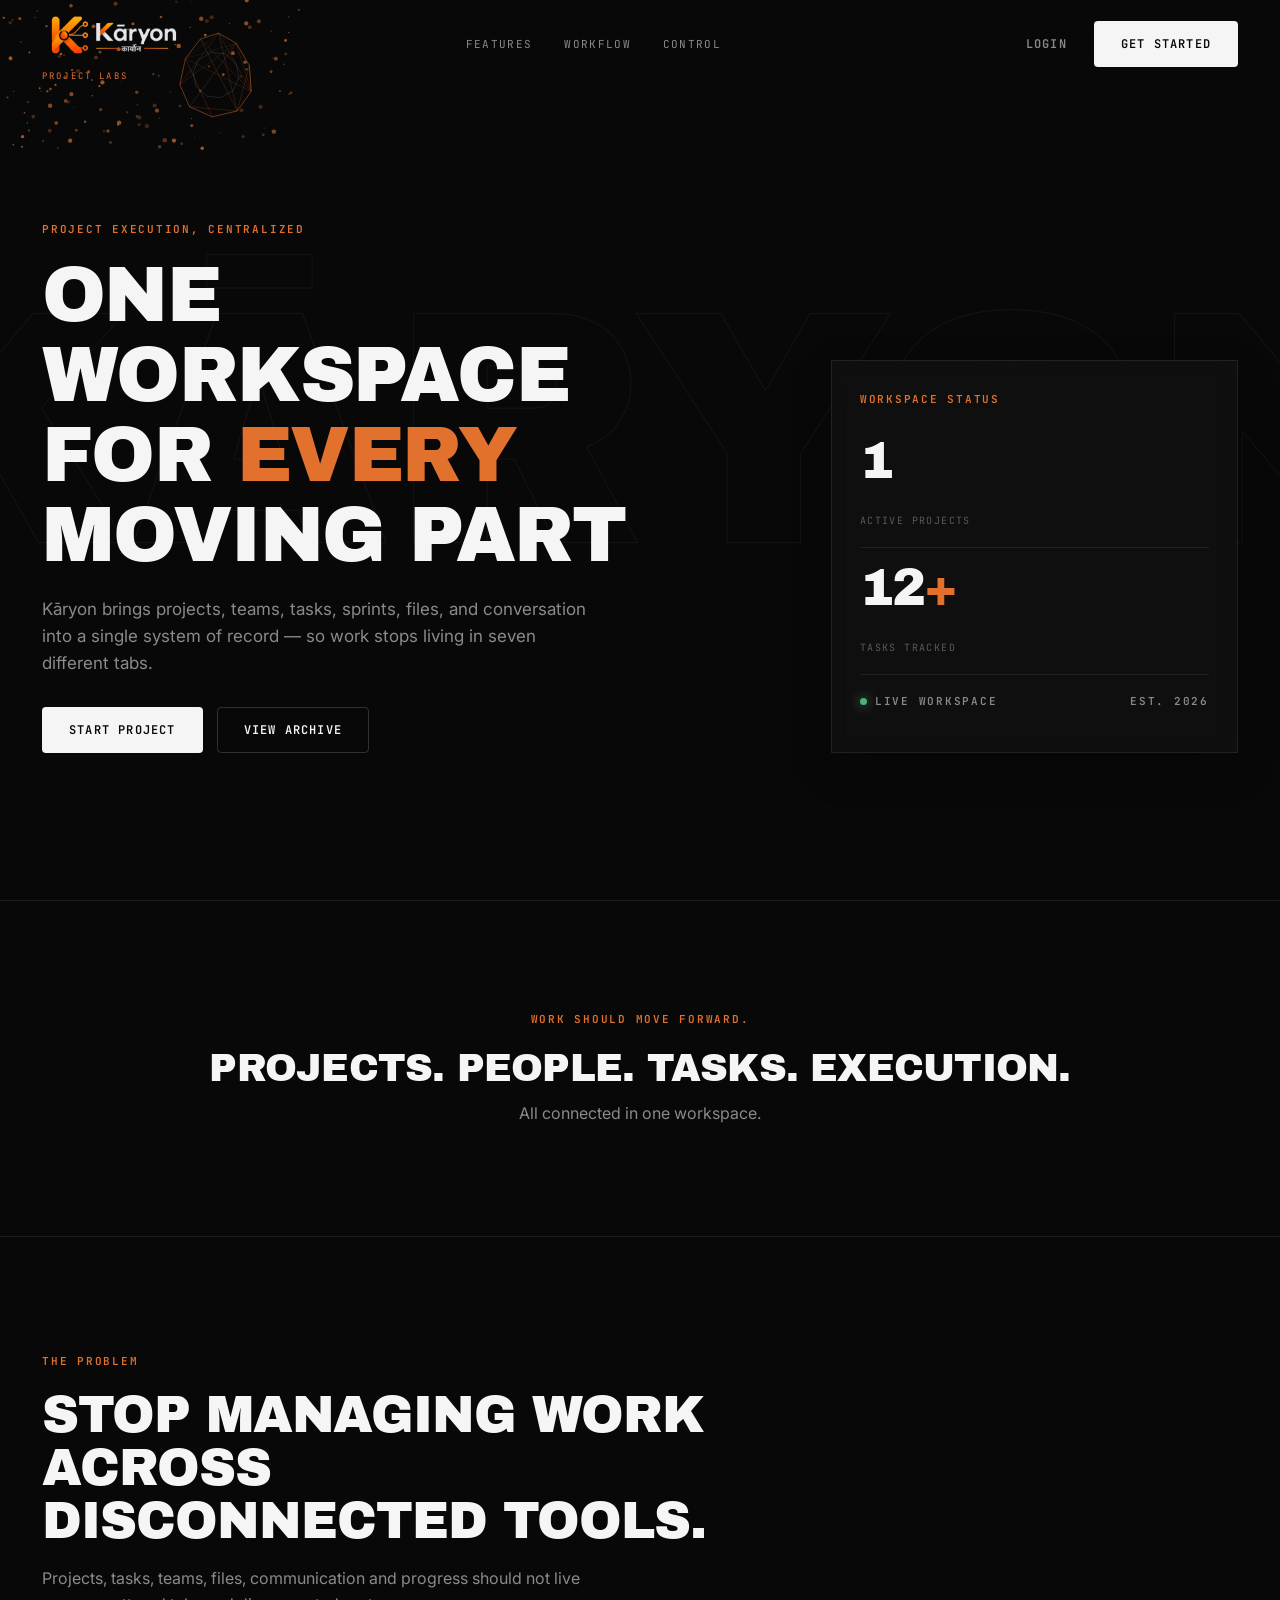
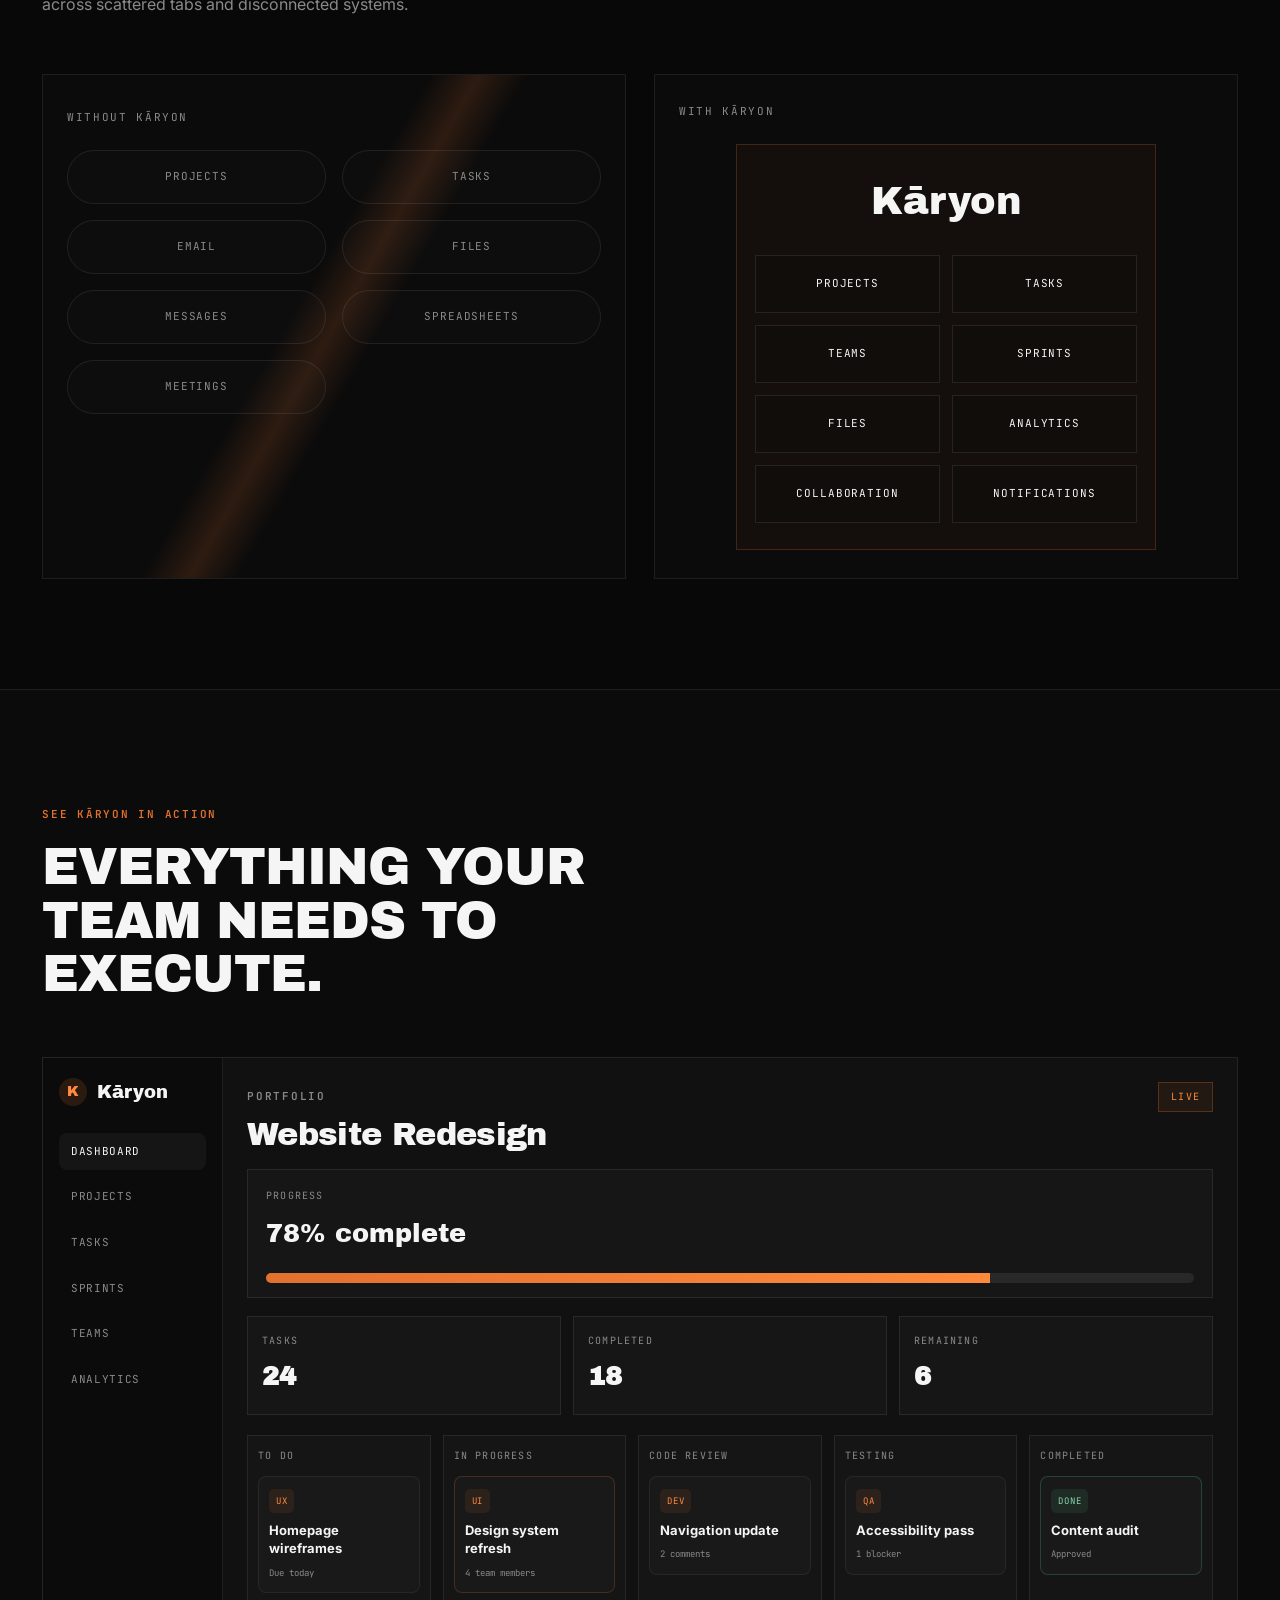
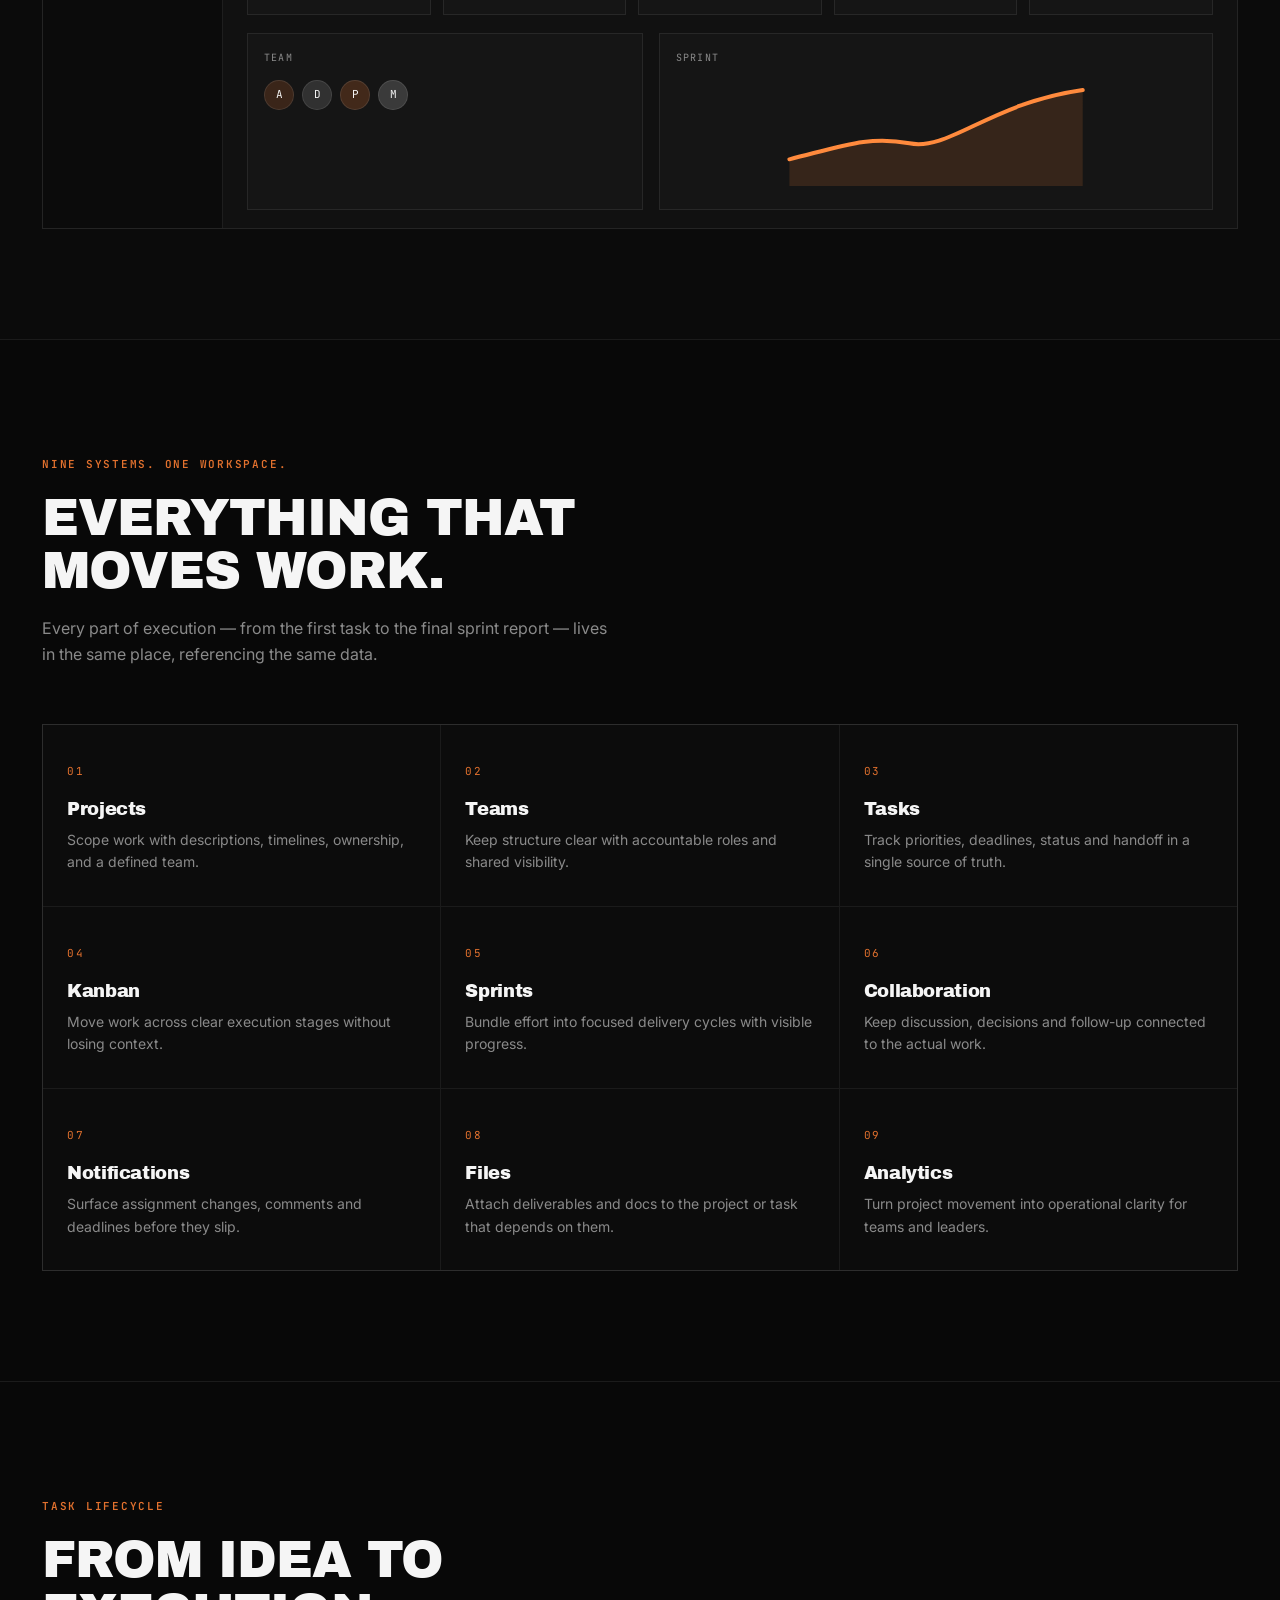
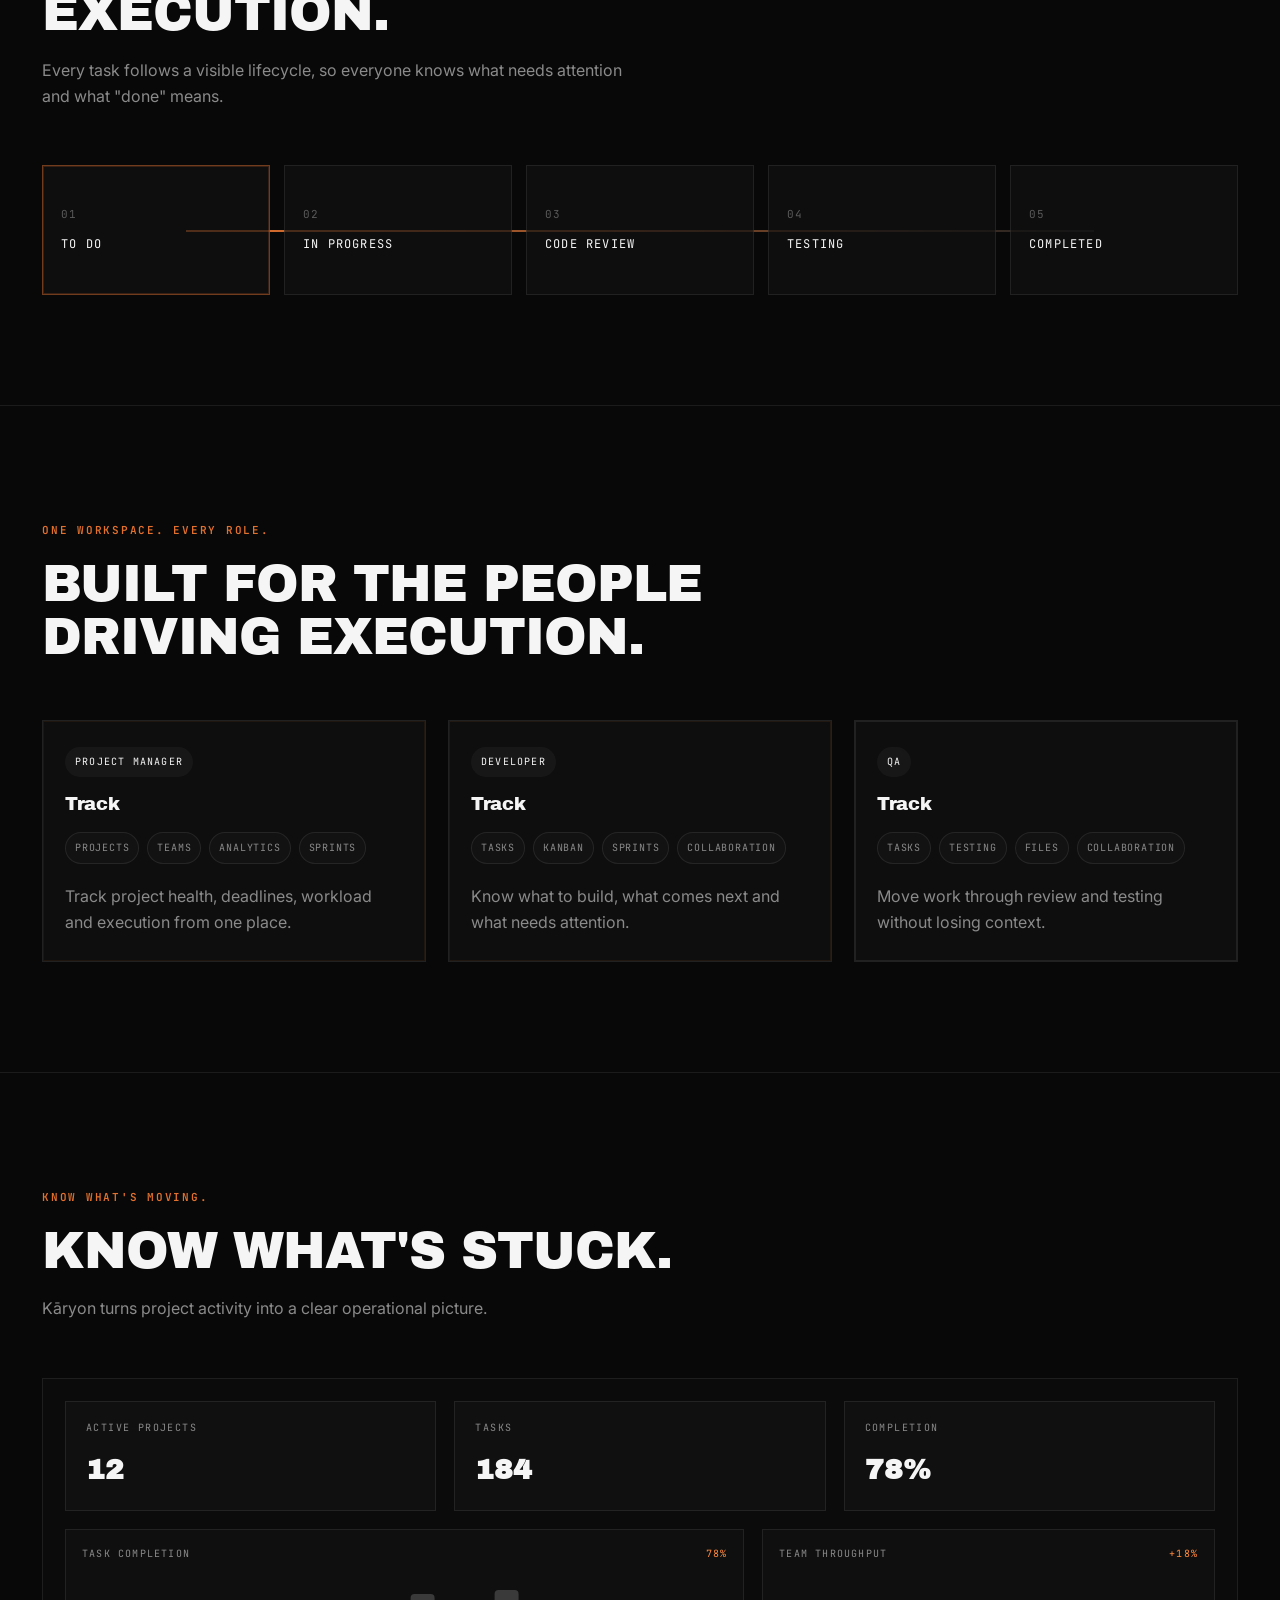
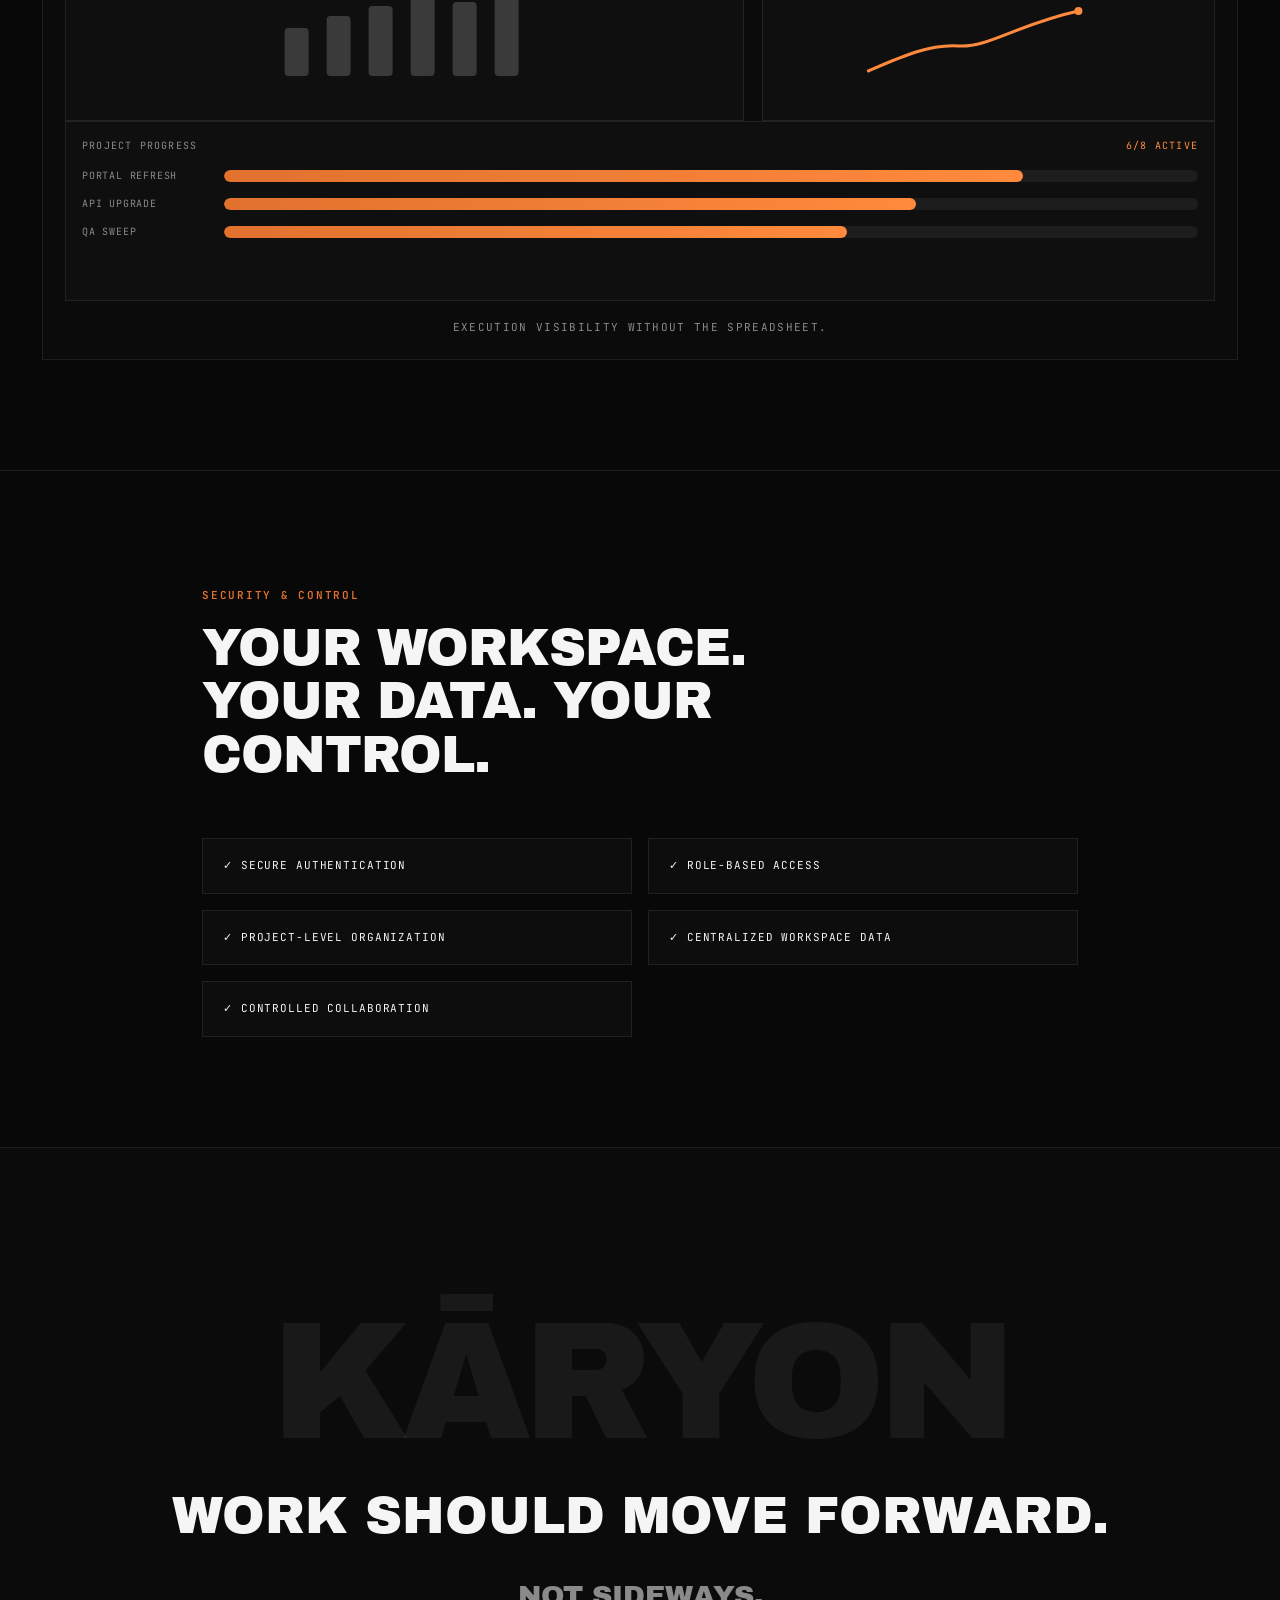
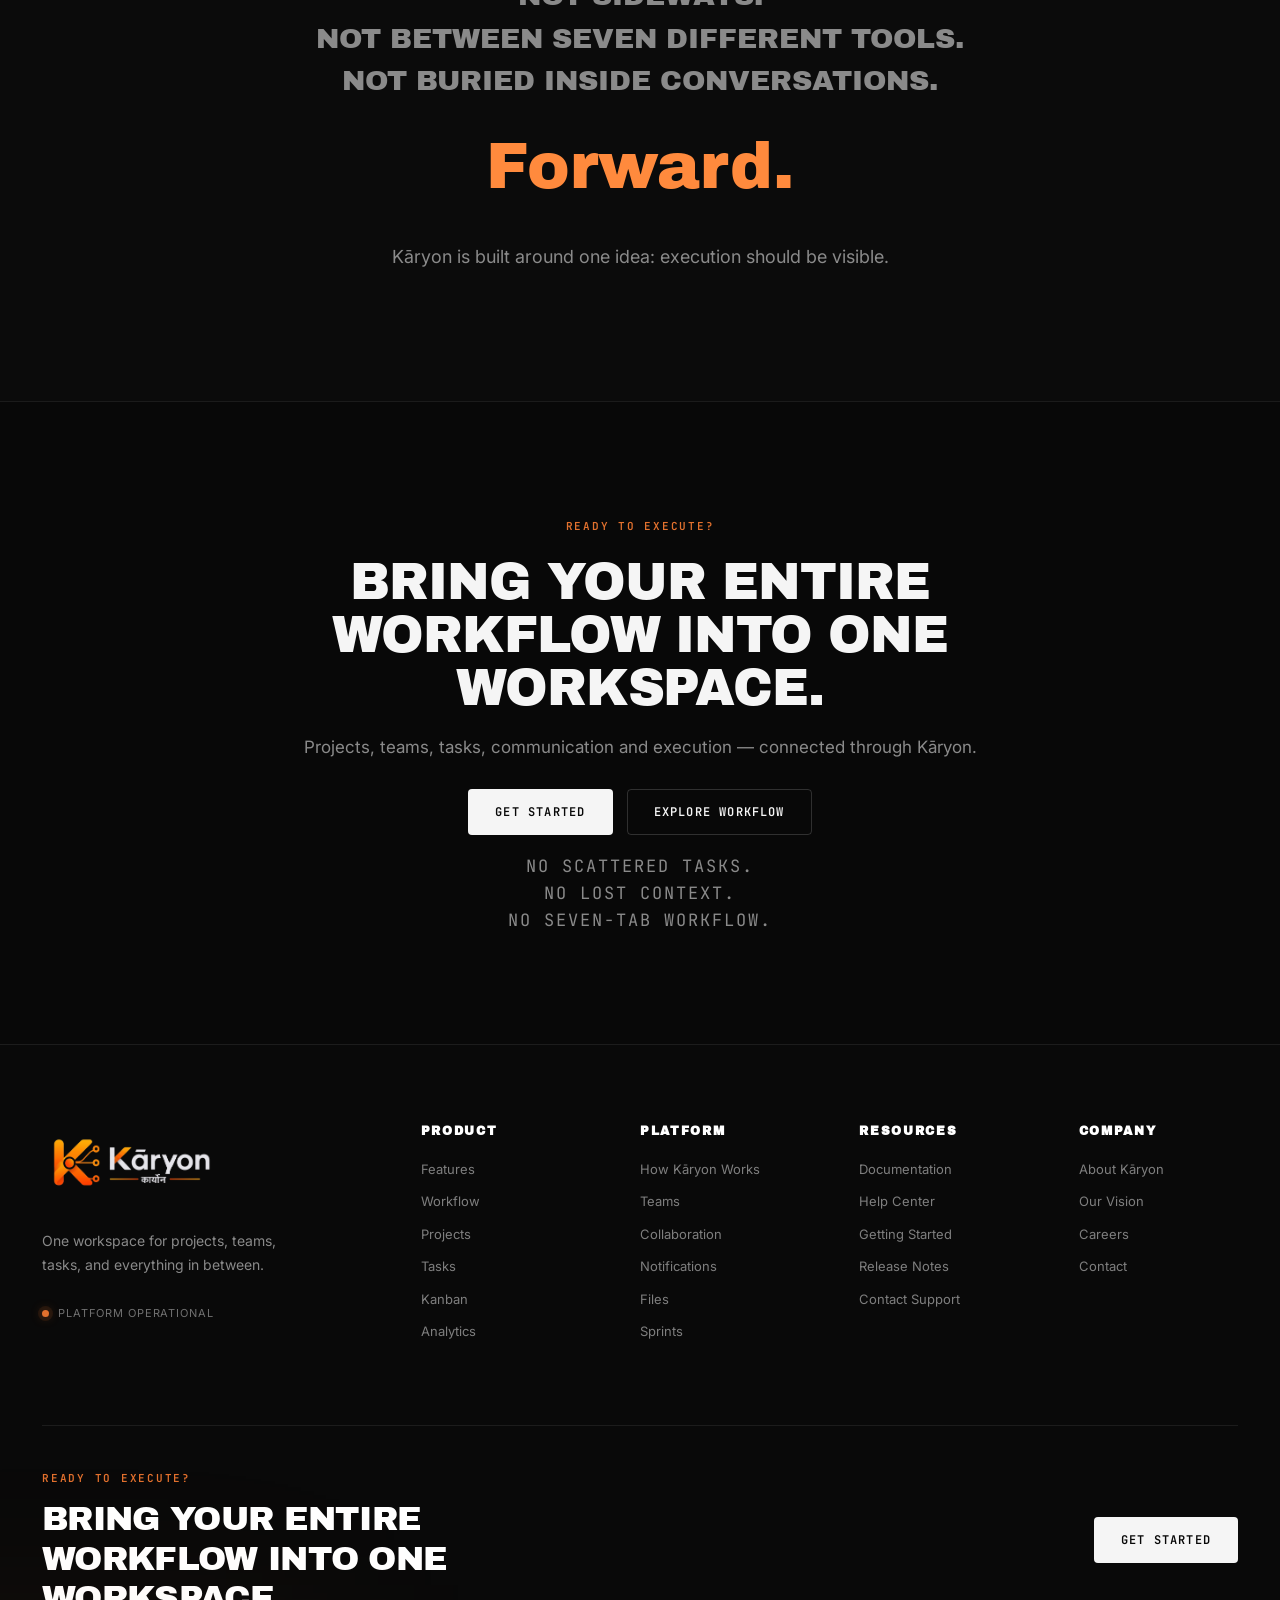
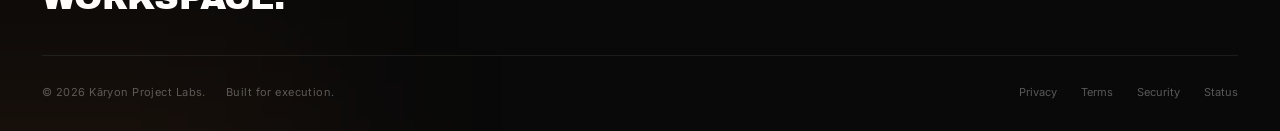
<file: index.html>
<!DOCTYPE html>
<html lang="en">
<head>
  <meta charset="UTF-8">
  <meta name="viewport" content="width=device-width, initial-scale=1.0">
  <title>Kāryon — Project Execution, Centralized</title>
  <meta name="description" content="Kāryon is a centralized workspace for projects, teams, tasks, sprints, collaboration, files, and analytics.">
  <link rel="stylesheet" href="css/style.css">
  <link rel="icon" type="image/png" href="public/Favicon.png">
</head>
<body>
  <nav class="navbar" aria-label="Main navigation">
    <div class="container nav-inner">
      <a class="brand" href="/" aria-label="Kāryon home">
        <img src="public/Logo7.png" alt="Kāryon logo" class="brand-mark">
        <span class="brand-sub">Project Labs</span>
      </a>

      <div class="nav-links" aria-label="Primary navigation links">
        <a href="#features">Features</a>
        <a href="#workflow">Workflow</a>
        <a href="#security">Control</a>
      </div>

      <div class="nav-actions">
        <button class="btn btn-ghost" id="nav-login-btn" type="button">Login</button>
        <button class="btn btn-solid" id="nav-signup-btn" type="button">Get Started</button>
      </div>
    </div>
  </nav>

  <main>
    <section class="hero" id="top" aria-label="Kāryon hero section">
      <canvas id="hero-canvas" aria-hidden="true"></canvas>
      <div class="hero-ghost-word" aria-hidden="true">KĀRYON</div>

      <div class="container hero-grid">
        <div class="hero-copy reveal in-view">
          <span class="eyebrow">Project Execution, Centralized</span>
          <h1 class="hero-title">One workspace for <span class="accent-word">every</span> moving part</h1>
          <p class="hero-sub">Kāryon brings projects, teams, tasks, sprints, files, and conversation into a single system of record — so work stops living in seven different tabs.</p>

          <div class="hero-cta">
            <button class="btn btn-solid" id="hero-signup-btn" type="button">Start Project</button>
            <button class="btn btn-outline" id="hero-archive-btn" type="button">View Archive</button>
          </div>
        </div>

        <div class="hero-panel reveal in-view" aria-label="Kāryon workspace status">
          <span class="eyebrow">Workspace Status</span>
          <div class="hero-stat"><span id="stat-projects">0</span></div>
          <div class="hero-stat-label">Active Projects</div>
          <div class="hero-divider"></div>
          <div class="hero-stat"><span id="stat-tasks">0</span><span class="accent-word">+</span></div>
          <div class="hero-stat-label">Tasks Tracked</div>
          <div class="hero-divider"></div>
          <div class="hero-status-row">
            <span class="eyebrow muted"><span class="hero-status-dot"></span>Live Workspace</span>
            <span class="eyebrow muted">Est. 2026</span>
          </div>
        </div>
      </div>
      
    </section>

    <section class="section trust-section" id="inspiration">
      <div class="container trust-inner reveal">
        <span class="eyebrow">Work should move forward.</span>
        <h2>Projects. People. Tasks. Execution.</h2>
        <p>All connected in one workspace.</p>
      </div>
    </section>

    <section class="section problem-section">
      <div class="container">
        <div class="section-head reveal">
          <span class="eyebrow">The problem</span>
          <h2>Stop managing work across disconnected tools.</h2>
          <p>Projects, tasks, teams, files, communication and progress should not live across scattered tabs and disconnected systems.</p>
        </div>

        <div class="comparison-grid">
          <div class="comparison-panel comparison-panel-left reveal">
            <div class="panel-kicker">Without Kāryon</div>
            <div class="spoke-list" aria-label="Disconnected systems">
              <span>Projects</span>
              <span>Tasks</span>
              <span>Email</span>
              <span>Files</span>
              <span>Messages</span>
              <span>Spreadsheets</span>
              <span>Meetings</span>
            </div>
            <div class="spoke-lines" aria-hidden="true"></div>
          </div>

          <div class="comparison-panel comparison-panel-right reveal">
            <div class="panel-kicker">With Kāryon</div>
            <div class="central-node" aria-label="Centralized workspace">
              <div class="central-node-title">Kāryon</div>
              <div class="workspace-grid">
                <span>Projects</span>
                <span>Tasks</span>
                <span>Teams</span>
                <span>Sprints</span>
                <span>Files</span>
                <span>Analytics</span>
                <span>Collaboration</span>
                <span>Notifications</span>
              </div>
            </div>
          </div>
        </div>
      </div>
    </section>

    <section class="section product-preview-section" id="product-preview">
      <div class="container">
        <div class="section-head reveal">
          <span class="eyebrow">See Kāryon in action</span>
          <h2>Everything your team needs to execute.</h2>
        </div>

        <div class="product-preview reveal" aria-label="Kāryon dashboard preview">
          <aside class="preview-sidebar">
            <div class="preview-brand">
              <span class="brand-mark small">K</span>
              <span>Kāryon</span>
            </div>
            <nav class="preview-nav" aria-label="Dashboard menu preview">
              <a class="active" href="#product-preview">Dashboard</a>
              <a href="#product-preview">Projects</a>
              <a href="#product-preview">Tasks</a>
              <a href="#product-preview">Sprints</a>
              <a href="#product-preview">Teams</a>
              <a href="#product-preview">Analytics</a>
            </nav>
          </aside>

          <div class="preview-main">
            <header class="preview-header">
              <div>
                <span class="eyebrow subtle">Portfolio</span>
                <h3>Website Redesign</h3>
              </div>
              <span class="status-pill">Live</span>
            </header>

            <div class="preview-summary">
              <div>
                <div class="project-progress-label">Progress</div>
                <div class="project-progress-number">78% complete</div>
              </div>
              <div class="progress-bar"><span></span></div>
            </div>

            <div class="stats-row">
              <div class="stat-box">
                <span class="stat-label">Tasks</span>
                <strong>24</strong>
              </div>
              <div class="stat-box">
                <span class="stat-label">Completed</span>
                <strong>18</strong>
              </div>
              <div class="stat-box">
                <span class="stat-label">Remaining</span>
                <strong>6</strong>
              </div>
            </div>

            <div class="kanban-board" aria-label="Kanban board preview">
              <div class="kanban-column">
                <span class="column-label">To Do</span>
                <div class="task-card">
                  <span class="task-tag">UX</span>
                  <strong>Homepage wireframes</strong>
                  <small>Due today</small>
                </div>
              </div>
              <div class="kanban-column">
                <span class="column-label">In Progress</span>
                <div class="task-card accent-card">
                  <span class="task-tag">UI</span>
                  <strong>Design system refresh</strong>
                  <small>4 team members</small>
                </div>
              </div>
              <div class="kanban-column">
                <span class="column-label">Code Review</span>
                <div class="task-card">
                  <span class="task-tag">Dev</span>
                  <strong>Navigation update</strong>
                  <small>2 comments</small>
                </div>
              </div>
              <div class="kanban-column">
                <span class="column-label">Testing</span>
                <div class="task-card">
                  <span class="task-tag">QA</span>
                  <strong>Accessibility pass</strong>
                  <small>1 blocker</small>
                </div>
              </div>
              <div class="kanban-column">
                <span class="column-label">Completed</span>
                <div class="task-card done-card">
                  <span class="task-tag">Done</span>
                  <strong>Content audit</strong>
                  <small>Approved</small>
                </div>
              </div>
            </div>

            <div class="preview-bottom-row">
              <div class="team-panel">
                <div class="panel-title">Team</div>
                <div class="avatar-row">
                  <span class="team-avatar a1">A</span>
                  <span class="team-avatar a2">D</span>
                  <span class="team-avatar a3">P</span>
                  <span class="team-avatar a4">M</span>
                </div>
              </div>

              <div class="chart-panel">
                <div class="panel-title">Sprint</div>
                <svg viewBox="0 0 220 90" class="chart-svg" aria-label="Progress chart">
                  <path d="M0 70 C 40 60, 60 52, 90 58 S 150 28, 220 18 L220 90 L0 90 Z" class="svg-fill"></path>
                  <path d="M0 70 C 40 60, 60 52, 90 58 S 150 28, 220 18" class="svg-line"></path>
                </svg>
              </div>
            </div>
          </div>
        </div>
      </div>
    </section>

    <section class="section features-section" id="features">
      <div class="container">
        <div class="section-head reveal">
          <span class="eyebrow">Nine systems. One workspace.</span>
          <h2>Everything that moves work.</h2>
          <p>Every part of execution — from the first task to the final sprint report — lives in the same place, referencing the same data.</p>
        </div>

        <div class="feature-grid">
          <article class="feature-card reveal">
            <span class="fnum">01</span>
            <h3>Projects</h3>
            <p>Scope work with descriptions, timelines, ownership, and a defined team.</p>
          </article>
          <article class="feature-card reveal">
            <span class="fnum">02</span>
            <h3>Teams</h3>
            <p>Keep structure clear with accountable roles and shared visibility.</p>
          </article>
          <article class="feature-card reveal">
            <span class="fnum">03</span>
            <h3>Tasks</h3>
            <p>Track priorities, deadlines, status and handoff in a single source of truth.</p>
          </article>
          <article class="feature-card reveal">
            <span class="fnum">04</span>
            <h3>Kanban</h3>
            <p>Move work across clear execution stages without losing context.</p>
          </article>
          <article class="feature-card reveal">
            <span class="fnum">05</span>
            <h3>Sprints</h3>
            <p>Bundle effort into focused delivery cycles with visible progress.</p>
          </article>
          <article class="feature-card reveal">
            <span class="fnum">06</span>
            <h3>Collaboration</h3>
            <p>Keep discussion, decisions and follow-up connected to the actual work.</p>
          </article>
          <article class="feature-card reveal">
            <span class="fnum">07</span>
            <h3>Notifications</h3>
            <p>Surface assignment changes, comments and deadlines before they slip.</p>
          </article>
          <article class="feature-card reveal">
            <span class="fnum">08</span>
            <h3>Files</h3>
            <p>Attach deliverables and docs to the project or task that depends on them.</p>
          </article>
          <article class="feature-card reveal">
            <span class="fnum">09</span>
            <h3>Analytics</h3>
            <p>Turn project movement into operational clarity for teams and leaders.</p>
          </article>
        </div>
      </div>
    </section>

    <section class="section workflow-section" id="workflow">
      <div class="container">
        <div class="section-head reveal">
          <span class="eyebrow">Task lifecycle</span>
          <h2>From idea to execution.</h2>
          <p>Every task follows a visible lifecycle, so everyone knows what needs attention and what "done" means.</p>
        </div>

        <div class="workflow-rail reveal" aria-label="Task lifecycle">
          <div class="workflow-track"></div>
          <div class="workflow-step active">
            <span class="wnum">01</span>
            <div class="wname">To Do</div>
          </div>
          <div class="workflow-step">
            <span class="wnum">02</span>
            <div class="wname">In Progress</div>
          </div>
          <div class="workflow-step">
            <span class="wnum">03</span>
            <div class="wname">Code Review</div>
          </div>
          <div class="workflow-step">
            <span class="wnum">04</span>
            <div class="wname">Testing</div>
          </div>
          <div class="workflow-step">
            <span class="wnum">05</span>
            <div class="wname">Completed</div>
          </div>
        </div>
      </div>
    </section>

    <section class="section roles-section" id="roles">
      <div class="container">
        <div class="section-head reveal">
          <span class="eyebrow">One workspace. Every role.</span>
          <h2>Built for the people driving execution.</h2>
        </div>

        <div class="roles-grid">
          <article class="role-card reveal pm-card">
            <span class="role-pill">Project Manager</span>
            <h3>Track</h3>
            <ul>
              <li>Projects</li>
              <li>Teams</li>
              <li>Analytics</li>
              <li>Sprints</li>
            </ul>
            <p>Track project health, deadlines, workload and execution from one place.</p>
          </article>

          <article class="role-card reveal dev-card">
            <span class="role-pill">Developer</span>
            <h3>Track</h3>
            <ul>
              <li>Tasks</li>
              <li>Kanban</li>
              <li>Sprints</li>
              <li>Collaboration</li>
            </ul>
            <p>Know what to build, what comes next and what needs attention.</p>
          </article>

          <article class="role-card reveal qa-card">
            <span class="role-pill">QA</span>
            <h3>Track</h3>
            <ul>
              <li>Tasks</li>
              <li>Testing</li>
              <li>Files</li>
              <li>Collaboration</li>
            </ul>
            <p>Move work through review and testing without losing context.</p>
          </article>
        </div>
      </div>
    </section>

    <section class="section analytics-section" id="analytics">
      <div class="container">
        <div class="section-head reveal">
          <span class="eyebrow">Know what's moving.</span>
          <h2>Know what's stuck.</h2>
          <p>Kāryon turns project activity into a clear operational picture.</p>
        </div>

        <div class="analytics-shell reveal">
          <div class="analytics-topline">
            <div class="metric-card">
              <span>Active Projects</span>
              <strong>12</strong>
            </div>
            <div class="metric-card">
              <span>Tasks</span>
              <strong>184</strong>
            </div>
            <div class="metric-card">
              <span>Completion</span>
              <strong>78%</strong>
            </div>
          </div>

          <div class="analytics-grid">
            <div class="analytics-panel chart-panel-large">
              <div class="panel-title-row">
                <span class="panel-title">Task Completion</span>
                <span class="panel-metric">78%</span>
              </div>
              <svg viewBox="0 0 280 120" class="bars-svg" aria-label="Task completion chart">
                <g>
                  <rect x="20" y="52" width="24" height="48" rx="4"></rect>
                  <rect x="62" y="40" width="24" height="60" rx="4"></rect>
                  <rect x="104" y="30" width="24" height="70" rx="4"></rect>
                  <rect x="146" y="18" width="24" height="82" rx="4"></rect>
                  <rect x="188" y="26" width="24" height="74" rx="4"></rect>
                  <rect x="230" y="14" width="24" height="86" rx="4"></rect>
                </g>
              </svg>
            </div>

            <div class="analytics-panel chart-panel-small">
              <div class="panel-title-row">
                <span class="panel-title">Team Throughput</span>
                <span class="panel-metric">+18%</span>
              </div>
              <svg viewBox="0 0 240 120" class="line-svg" aria-label="Team throughput chart">
                <path d="M0 95 C 30 82, 60 68, 90 70 S 150 48, 210 35"></path>
                <circle cx="210" cy="35" r="4"></circle>
              </svg>
            </div>
          </div>

          <div class="analytics-progress-panel">
            <div class="panel-title-row">
              <span class="panel-title">Project progress</span>
              <span class="panel-metric">6/8 active</span>
            </div>
            <div class="project-bars">
              <div><span>Portal Refresh</span><i style="--w: 82%"></i></div>
              <div><span>API Upgrade</span><i style="--w: 71%"></i></div>
              <div><span>QA Sweep</span><i style="--w: 64%"></i></div>
            </div>
          </div>

          <p class="analytics-caption">Execution visibility without the spreadsheet.</p>
        </div>
      </div>
    </section>

    <section class="section security-section" id="security">
      <div class="container narrow-layout reveal">
        <div class="section-head reveal">
          <span class="eyebrow">Security &amp; control</span>
          <h2>Your workspace. Your data. Your control.</h2>
        </div>
        <div class="security-list">
          <span>✓ Secure authentication</span>
          <span>✓ Role-based access</span>
          <span>✓ Project-level organization</span>
          <span>✓ Centralized workspace data</span>
          <span>✓ Controlled collaboration</span>
        </div>
      </div>
    </section>

    <section class="section philosophy-section" id="philosophy">
      <div class="container philosophy-inner reveal">
        <div class="karyon-word">KĀRYON</div>
        <p class="philosophy-line">Work should move forward.</p>
        <p class="philosophy-line muted">Not sideways.<br>Not between seven different tools.<br>Not buried inside conversations.</p>
        <p class="philosophy-callout">Forward.</p>
        <p class="philosophy-text">Kāryon is built around one idea: execution should be visible.</p>
      </div>
    </section>

    <section class="section final-cta-section" id="final-cta">
      <div class="container final-cta reveal">
        <span class="eyebrow">Ready to execute?</span>
        <h2>Bring your entire workflow into one workspace.</h2>
        <p>Projects, teams, tasks, communication and execution — connected through Kāryon.</p>
        <div class="final-cta-actions">
          <button class="btn btn-solid" id="final-signup-btn" type="button">Get Started</button>
          <button class="btn btn-outline" id="explore-workflow-btn" type="button">Explore Workflow</button>
        </div>
        <p class="final-support">No scattered tasks.<br>No lost context.<br>No seven-tab workflow.</p>
      </div>
    </section>
  </main>

  <footer class="site-footer">
    <div class="container">
      <div class="footer-main">
        <div class="footer-brand">
          <a href="/" class="footer-logo" aria-label="Kāryon home">
            <img src="public/Logo7.png" alt="Kāryon logo">
          </a>
          <p class="footer-tagline">One workspace for projects, teams, tasks, and everything in between.</p>
          <div class="footer-status">
            <span class="footer-status-dot"></span>
            <span>Platform operational</span>
          </div>
        </div>

        <div class="footer-column">
          <h4>Product</h4>
          <a href="#features">Features</a>
          <a href="#workflow">Workflow</a>
          <a href="#product-preview">Projects</a>
          <a href="#product-preview">Tasks</a>
          <a href="#workflow">Kanban</a>
          <a href="#analytics">Analytics</a>
        </div>

        <div class="footer-column">
          <h4>Platform</h4>
          <a href="#workflow">How Kāryon Works</a>
          <a href="#roles">Teams</a>
          <a href="#features">Collaboration</a>
          <a href="#features">Notifications</a>
          <a href="#features">Files</a>
          <a href="#workflow">Sprints</a>
        </div>

        <div class="footer-column">
          <h4>Resources</h4>
          <a href="#features">Documentation</a>
          <a href="#workflow">Help Center</a>
          <a href="#inspiration">Getting Started</a>
          <a href="#workflow">Release Notes</a>
          <a href="#final-cta">Contact Support</a>
        </div>

        <div class="footer-column">
          <h4>Company</h4>
          <a href="#philosophy">About Kāryon</a>
          <a href="#inspiration">Our Vision</a>
          <a href="#final-cta">Careers</a>
          <a href="#final-cta">Contact</a>
        </div>
      </div>

      <div class="footer-cta">
        <div>
          <span class="eyebrow">Ready to execute?</span>
          <h3>Bring your entire workflow into one workspace.</h3>
        </div>
        <button class="btn btn-solid" id="footer-signup-btn" type="button">Get Started</button>
      </div>

      <div class="footer-bottom">
        <div class="footer-copyright">
          <span>© 2026 Kāryon Project Labs.</span>
          <span>Built for execution.</span>
        </div>

        <div class="footer-legal">
          <a href="#security">Privacy</a>
          <a href="#features">Terms</a>
          <a href="#security">Security</a>
          <a href="#workflow">Status</a>
        </div>
      </div>
    </div>
  </footer>

  <div class="modal-overlay" id="login-overlay">
    <div class="modal" role="dialog" aria-modal="true" aria-labelledby="login-title">
      <div class="modal-head">
        <h3 id="login-title">Log In</h3>
        <button class="modal-close" data-close-modal type="button" aria-label="Close login modal">&times;</button>
      </div>
      <div id="login-error"></div>
      <form id="login-form" novalidate>
        <div class="field">
          <label for="login-email">Email</label>
          <input type="email" id="login-email" autocomplete="email">
          <div class="field-error" id="err-login-email"></div>
        </div>
        <div class="field">
          <label for="login-password">Password</label>
          <input type="password" id="login-password" autocomplete="current-password">
          <div class="field-error" id="err-login-password"></div>
        </div>
        <button type="submit" class="btn btn-solid btn-block">Log In</button>
      </form>
      <div class="modal-switch">No account yet? <a href="#" id="switch-to-signup">Get started</a></div>
      <div class="modal-hint">Demo login — demo@karyon.app / demo1234</div>
    </div>
  </div>

  <div class="modal-overlay" id="signup-overlay">
    <div class="modal" role="dialog" aria-modal="true" aria-labelledby="signup-title">
      <div class="modal-head">
        <h3 id="signup-title">Create Account</h3>
        <button class="modal-close" data-close-modal type="button" aria-label="Close signup modal">&times;</button>
      </div>
      <div id="signup-error"></div>
      <form id="signup-form" novalidate>
        <div class="field">
          <label for="signup-name">Full name</label>
          <input type="text" id="signup-name" autocomplete="name">
          <div class="field-error" id="err-signup-name"></div>
        </div>
        <div class="field">
          <label for="signup-email">Email</label>
          <input type="email" id="signup-email" autocomplete="email">
          <div class="field-error" id="err-signup-email"></div>
        </div>
        <div class="field">
          <label for="signup-password">Password</label>
          <input type="password" id="signup-password" autocomplete="new-password">
          <div class="field-error" id="err-signup-password"></div>
        </div>
        <div class="field">
          <label for="signup-org">Organization</label>
          <input type="text" id="signup-org" placeholder="e.g. Northlight Studio">
          <div class="field-error" id="err-signup-org"></div>
        </div>
        <div class="field">
          <label for="signup-role">Role</label>
          <select id="signup-role">
            <option value="">Choose a role</option>
            <option value="Project Manager">Project Manager</option>
            <option value="Developer">Developer</option>
            <option value="QA">QA</option>
          </select>
          <div class="field-error" id="err-signup-role"></div>
        </div>
        <button type="submit" class="btn btn-solid btn-block">Create Account</button>
      </form>
      <div class="modal-switch">Already have an account? <a href="#" id="switch-to-login">Log in</a></div>
    </div>
  </div>

  <div class="toast-stack" id="toast-stack"></div>

  <script src="js/storage.js"></script>
  <script src="js/auth.js"></script>
  <script src="js/landing.js"></script>
</body>
</html>
</file>
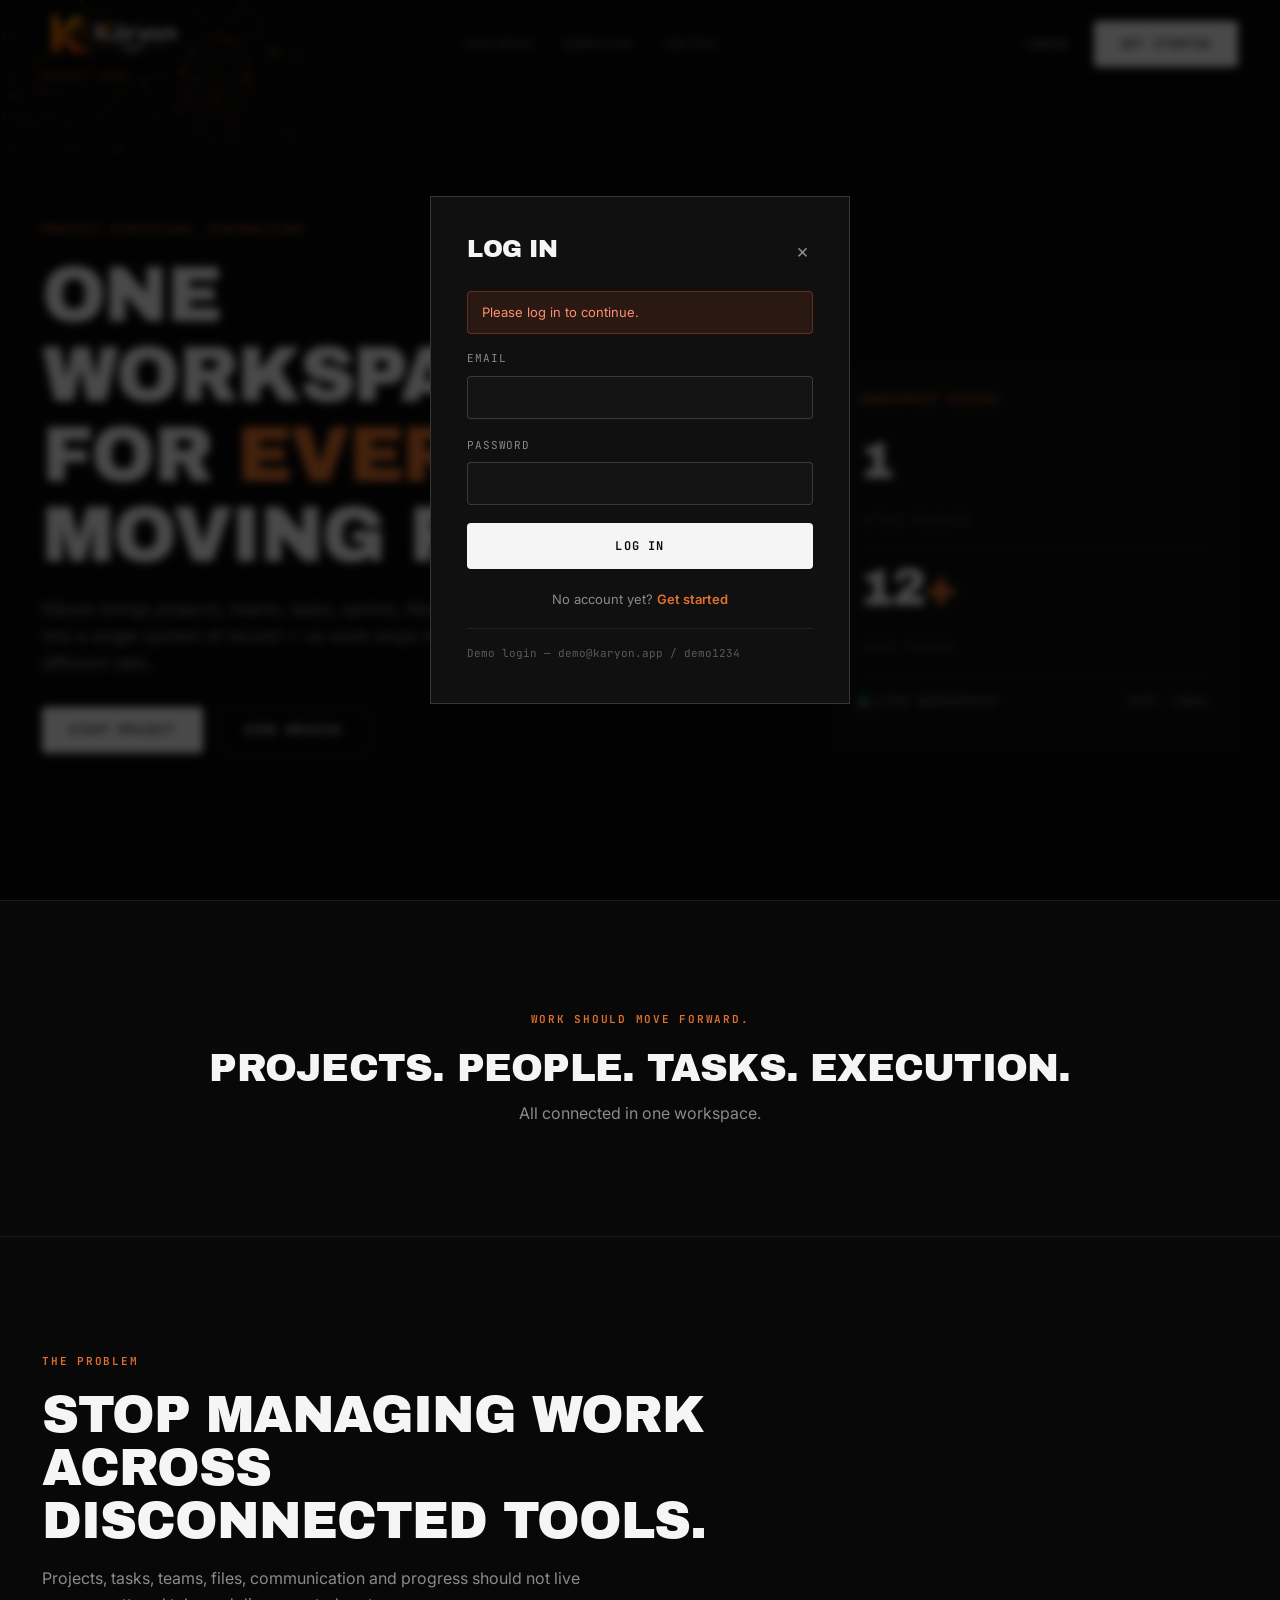
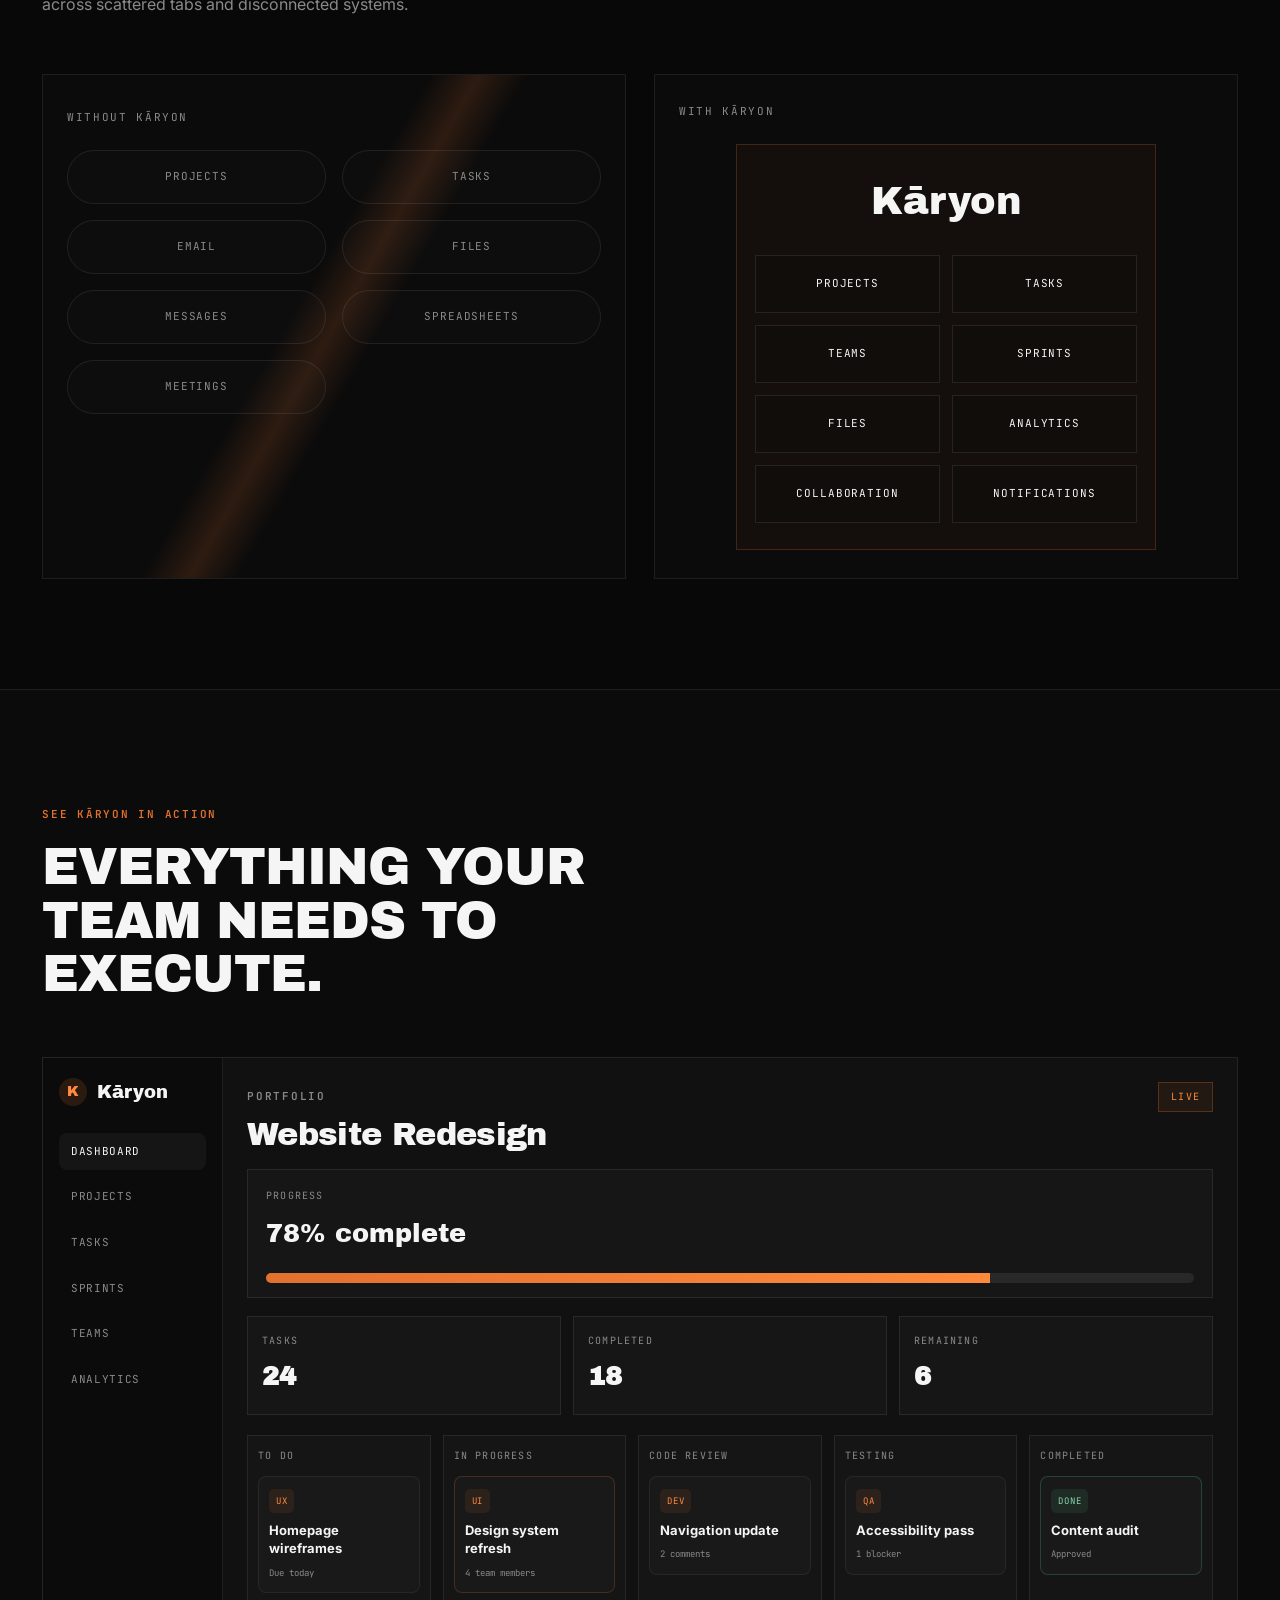
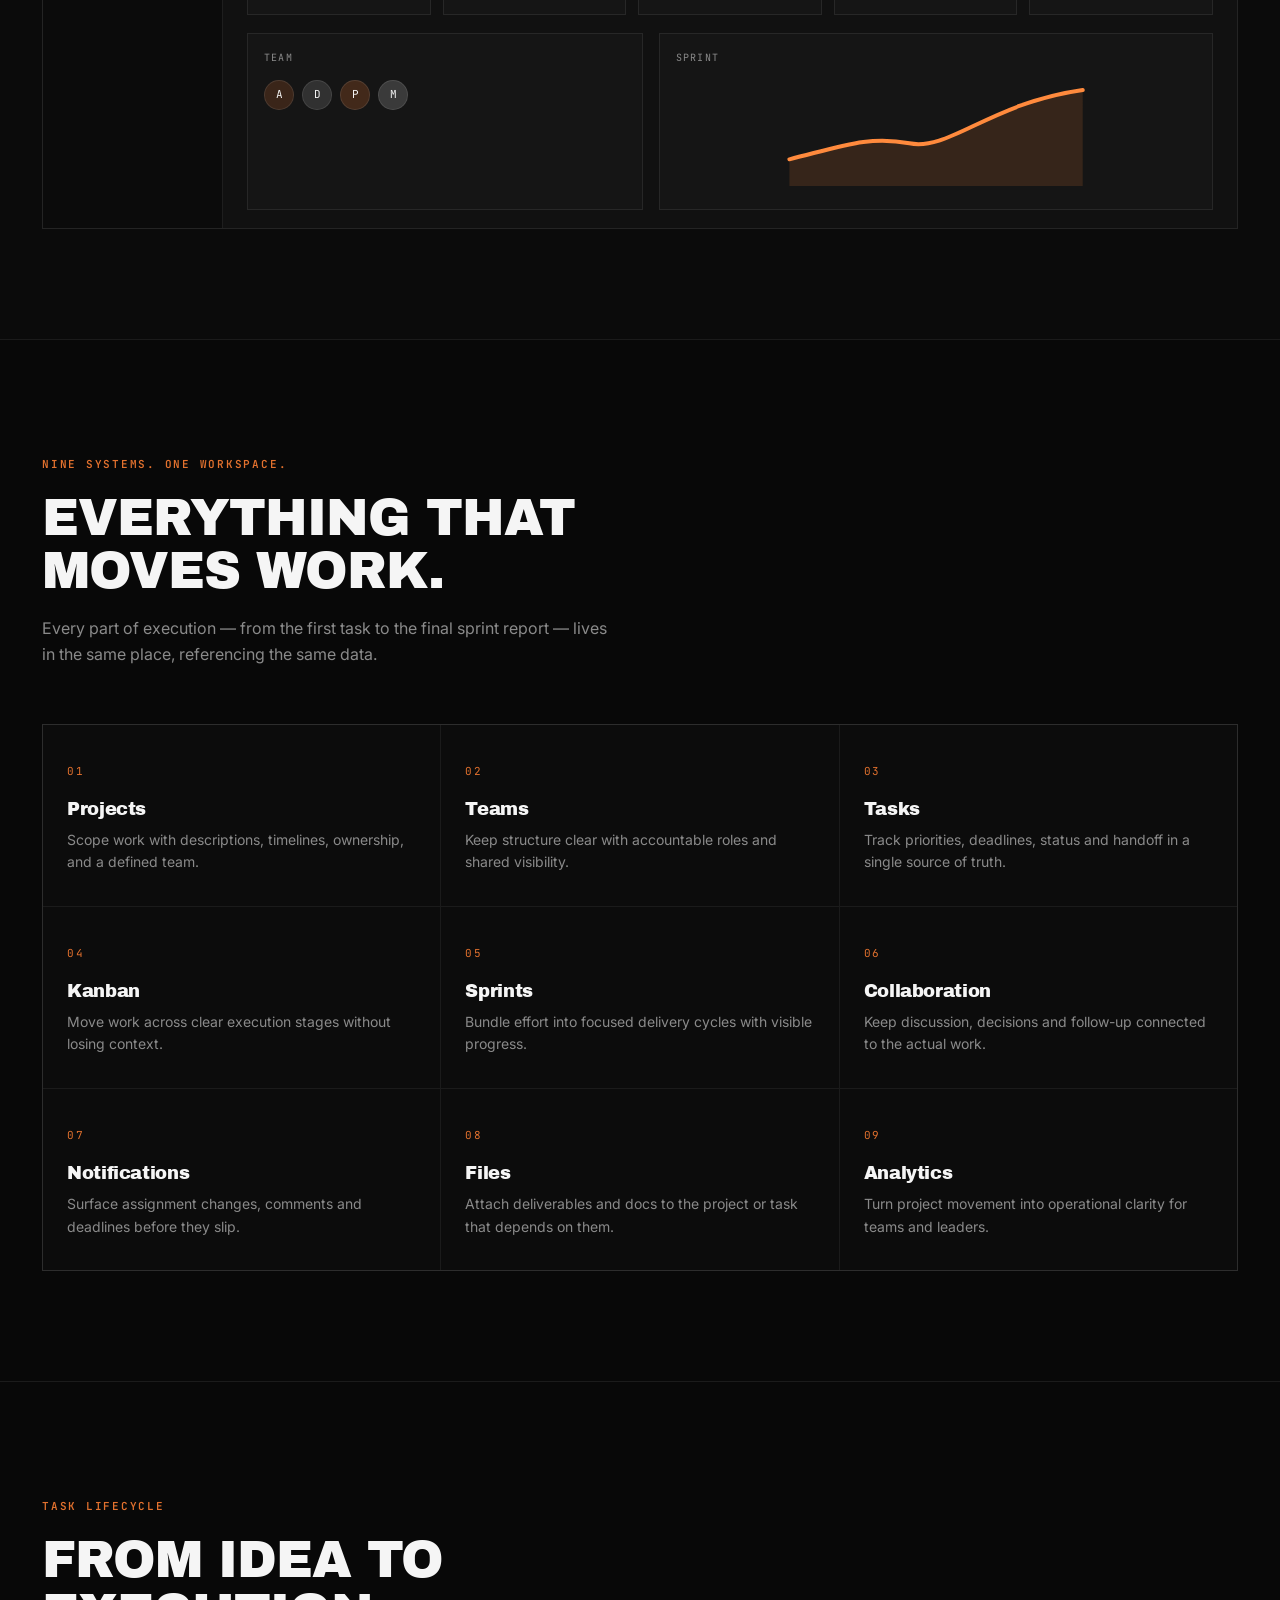
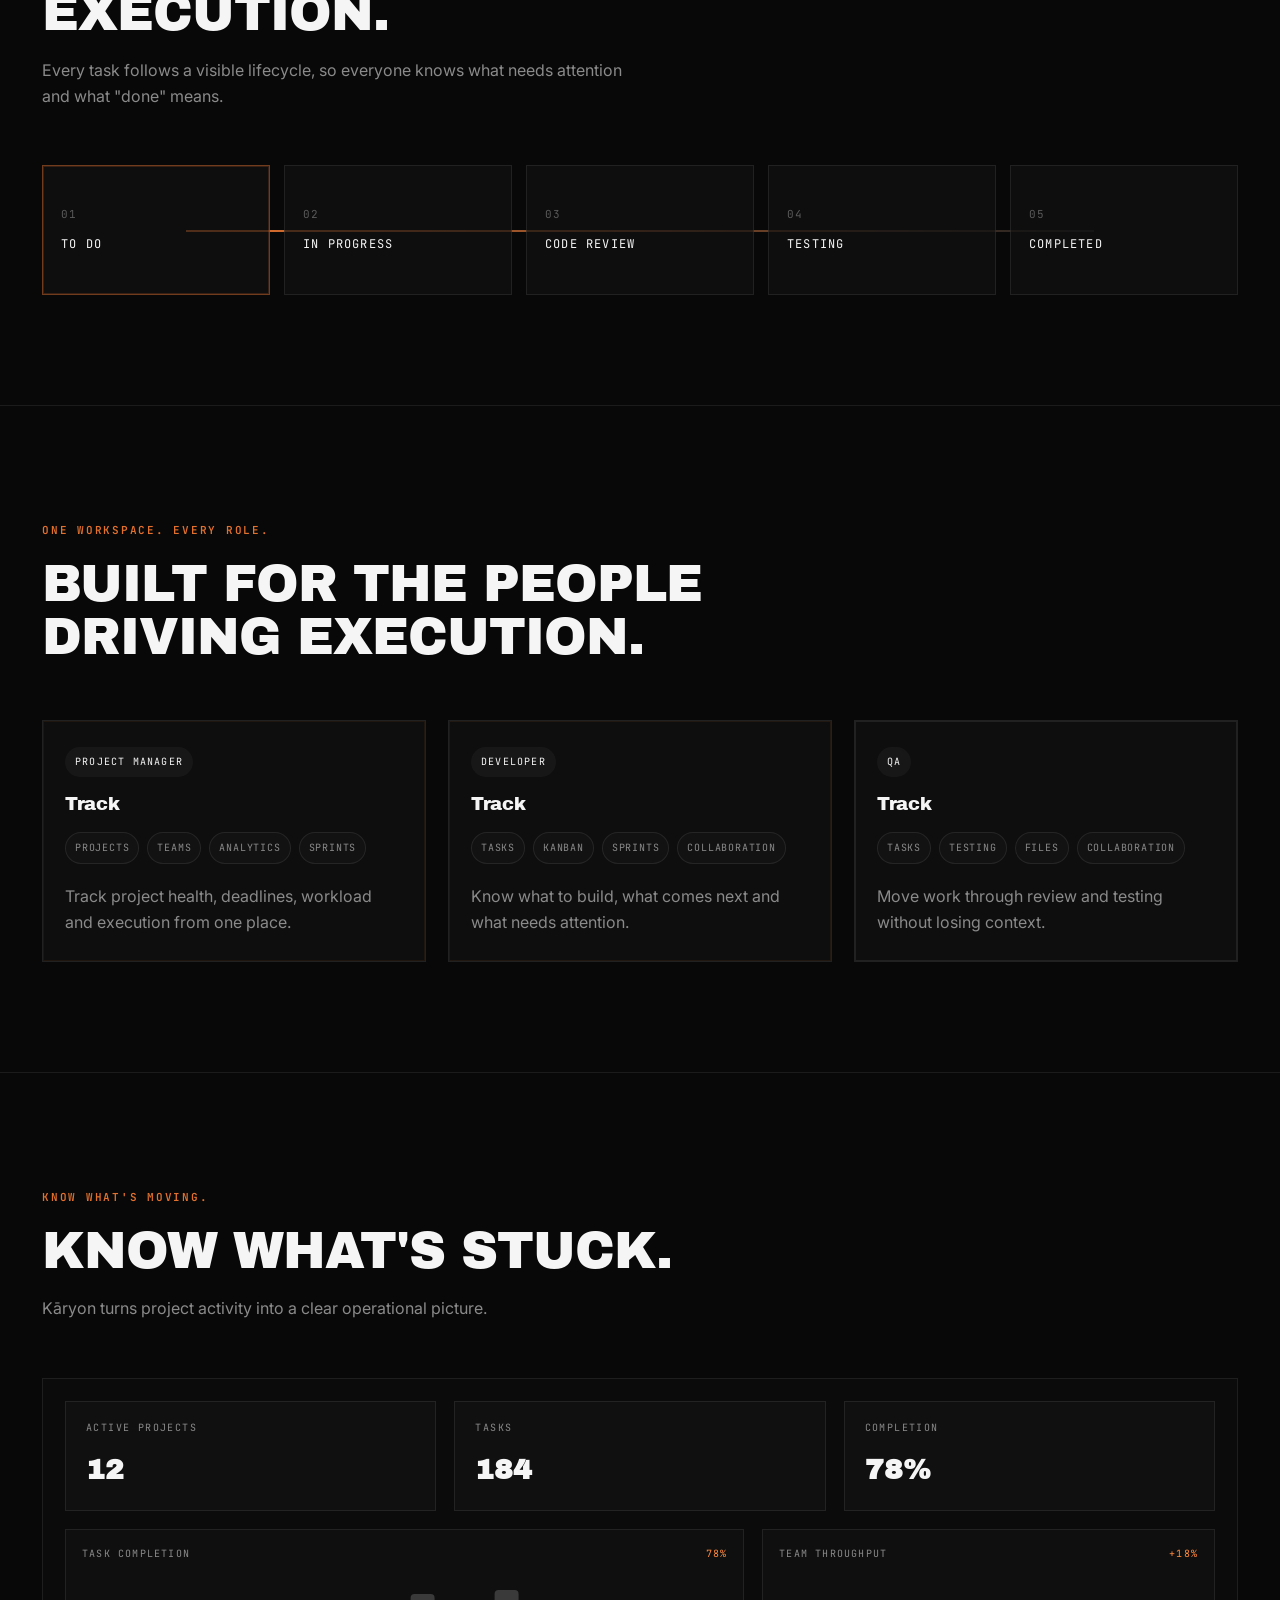
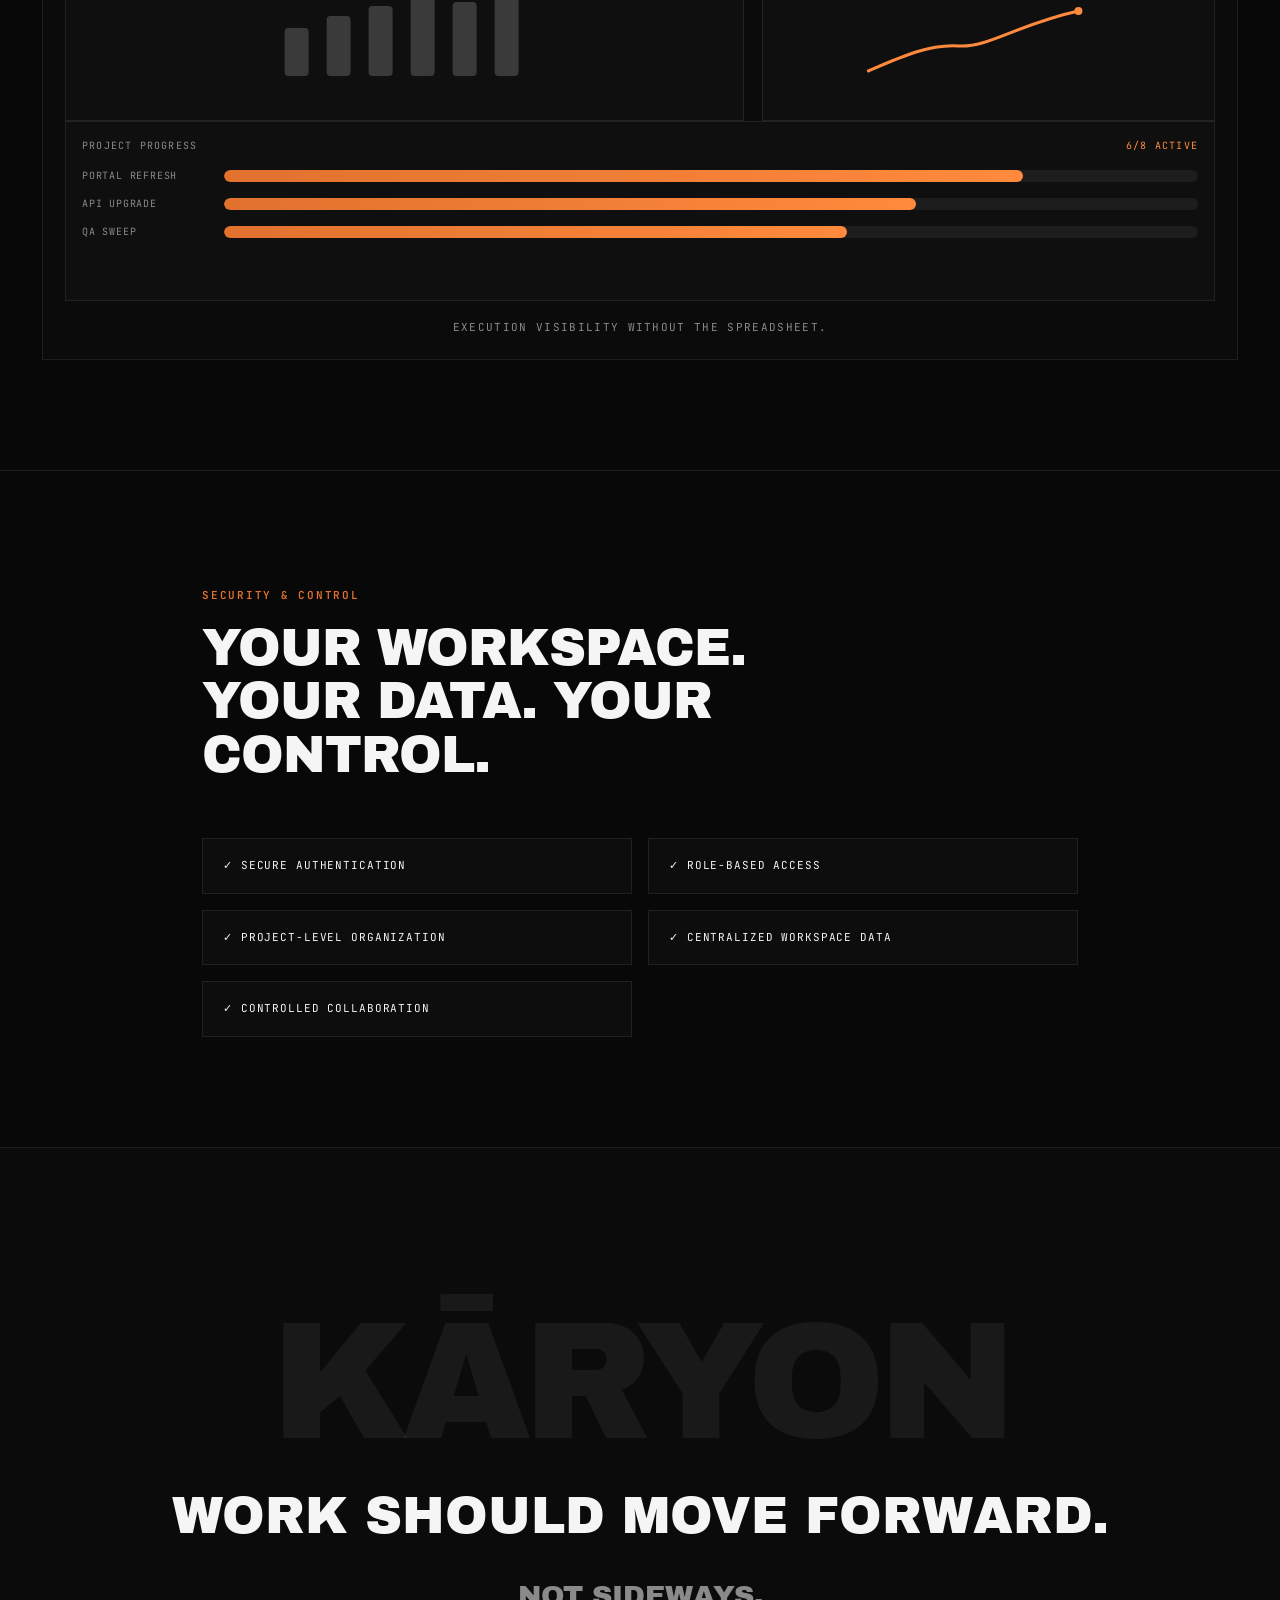
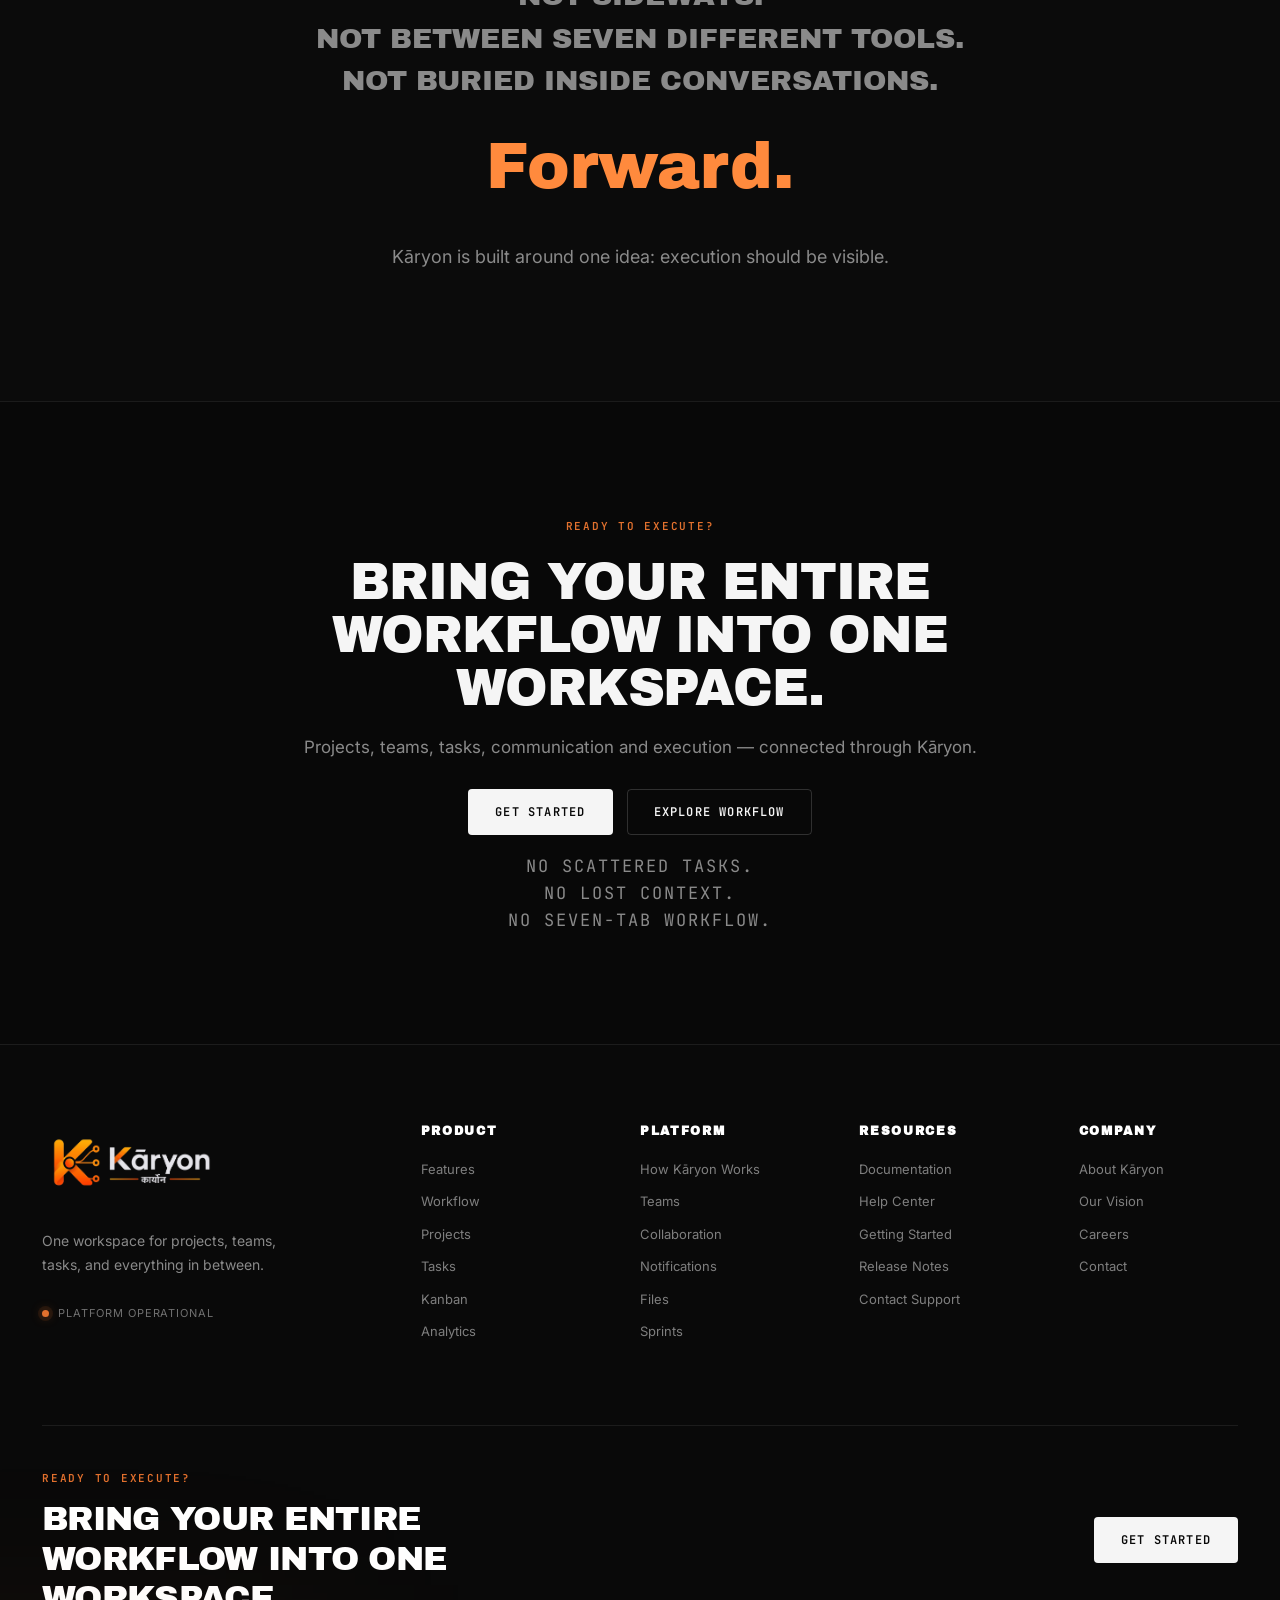
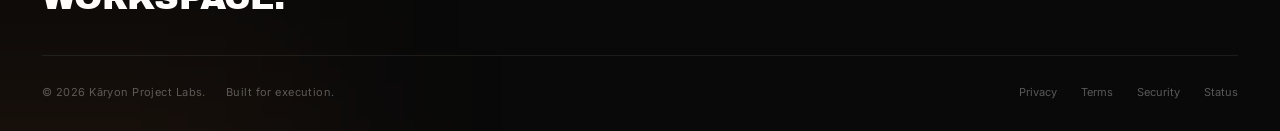
<file: dashboard.html>
<!DOCTYPE html>
<html lang="en">
<head>
<meta charset="UTF-8">
<meta name="viewport" content="width=device-width, initial-scale=1.0">
<title>Kāryon — Workspace</title>
<link rel="stylesheet" href="css/dashboard.css">
<link rel="icon" type="image/png" href="public/Favicon.png">
</head>
<body class="dashboard-page">

<div class="app-shell">
  <!-- ============ SIDEBAR ============ -->
  <aside class="sidebar">
    <div class="brand">
      <span class="brand-name">KĀRYON</span>
      <span> 
        <img src="public/Logo2.png" alt="Karyon Logo" style="width:20px; height:20px; margin-left:4px; vertical-align:middle;">
      </span>
      <span class="brand-sub">PROJECT LABS</span>
    </div>
    <nav class="sidebar-nav">
      <a href="#" class="sidebar-link" data-view="overview"><span class="ic">◆</span> Overview</a>
      <a href="#" class="sidebar-link" data-view="projects"><span class="ic">▤</span> Projects</a>
      <div class="sidebar-section-label">Your Projects</div>
      <div class="sidebar-project-list" id="sidebar-project-list"></div>
    </nav>
    <div class="sidebar-foot">
      <div class="user-chip">
        <div class="avatar" id="sidebar-avatar">--</div>
        <div class="user-chip-info">
          <div class="user-chip-name" id="sidebar-user-name">—</div>
          <div class="user-chip-role" id="sidebar-user-role">—</div>
        </div>
      </div>
      <button class="btn btn-ghost btn-block" id="logout-btn" style="margin-top:8px; justify-content:flex-start;">Log Out</button>
    </div>
  </aside>

  <!-- ============ MAIN ============ -->
  <div class="main-area">
    <header class="topbar">
      <div class="topbar-title">
        <span class="eyebrow" id="topbar-eyebrow">Workspace</span>
        <h1 id="topbar-title">Overview</h1>
      </div>
      <div class="topbar-actions">
        <div class="search-box">
          <svg width="15" height="15" viewBox="0 0 24 24" fill="none" stroke="currentColor" stroke-width="2"><circle cx="11" cy="11" r="8"/><path d="m21 21-4.35-4.35"/></svg>
          <input type="text" id="global-search" placeholder="Search tasks, projects…">
        </div>
        <div class="bell-wrap">
          <button class="bell-btn" id="bell-btn">
            <svg width="16" height="16" viewBox="0 0 24 24" fill="none" stroke="currentColor" stroke-width="2"><path d="M6 8a6 6 0 0 1 12 0c0 7 3 9 3 9H3s3-2 3-9"/><path d="M13.73 21a2 2 0 0 1-3.46 0"/></svg>
            <span class="bell-badge hidden" id="bell-badge">0</span>
          </button>
          <div class="notif-panel" id="notif-panel">
            <div class="notif-head"><span>Notifications</span><button class="btn btn-ghost btn-sm" id="mark-all-read">Mark all read</button></div>
            <div id="notif-list"></div>
          </div>
        </div>
        <button class="btn btn-accent" id="new-project-btn">+ New Project</button>
      </div>
    </header>

    <!-- ===== OVERVIEW VIEW ===== -->
    <section class="view" id="view-overview">
      <div class="stat-grid">
        <div class="stat-card"><span class="eyebrow">Total Projects</span><div class="stat-num" id="ov-total-projects">0</div></div>
        <div class="stat-card"><span class="eyebrow">Active Tasks</span><div class="stat-num" id="ov-active-tasks">0</div></div>
        <div class="stat-card"><span class="eyebrow">Completed Tasks</span><div class="stat-num up" id="ov-completed-tasks">0</div></div>
        <div class="stat-card"><span class="eyebrow">Overdue Tasks</span><div class="stat-num" id="ov-overdue-tasks">0</div></div>
      </div>
      <div class="two-col">
        <div class="panel">
          <div class="panel-head"><h3>Overall Progress</h3><span class="eyebrow muted" id="ov-progress-pct">0%</span></div>
          <div class="panel-body" style="padding:22px;">
            <div class="progress-track"><div class="progress-fill" id="ov-progress-fill" style="width:0%"></div></div>
          </div>
        </div>
        <div class="panel">
          <div class="panel-head"><h3>Upcoming Deadlines</h3></div>
          <div class="panel-body" id="ov-deadlines"></div>
        </div>
      </div>
      <div class="panel mt-24">
        <div class="panel-head"><h3>Recent Activity</h3></div>
        <div class="activity-feed" id="ov-activity"></div>
      </div>
      <div class="dashboard-overview-additions">
        <div class="panel dashboard-team-panel">
          <div class="panel-head">
            <div><h3>Team</h3><span class="eyebrow muted" id="dashboard-team-project">Current project</span></div>
            <span class="eyebrow muted" id="dashboard-team-count">0 members</span>
          </div>
          <div class="dashboard-member-list" id="dashboard-member-list"></div>
        </div>
        <div class="panel dashboard-sprint-panel">
          <div class="panel-head">
            <div><h3>Sprint</h3><span class="eyebrow muted" id="dashboard-sprint-project">Current project</span></div>
            <span class="eyebrow muted" id="dashboard-sprint-pct">—</span>
          </div>
          <div class="dashboard-sprint-chart" id="dashboard-sprint-chart"></div>
          <div class="dashboard-sprint-meta" id="dashboard-sprint-meta"></div>
        </div>
      </div>
    </section>

    <!-- ===== PROJECTS VIEW ===== -->
    <section class="view view-hidden" id="view-projects">
      <div class="project-grid" id="project-grid"></div>
    </section>

    <!-- ===== PROJECT DETAIL VIEW ===== -->
    <section class="view view-hidden" id="view-project">
      <div class="flex-between mb-16">
        <div>
          <span class="eyebrow" id="pd-org">Project</span>
          <h1 id="pd-name" style="font-size:24px; text-transform:none; font-family:'Inter',sans-serif; font-weight:700; margin-top:4px;">—</h1>
        </div>
        <div style="display:flex; gap:10px;">
          <button class="btn btn-outline btn-sm" id="pd-manage-team-btn">Manage Team</button>
          <button class="btn btn-outline btn-sm" id="pd-upload-file-btn">Upload File</button>
          <button class="btn btn-accent btn-sm" id="pd-new-task-btn">+ New Task</button>
        </div>
      </div>

      <div class="tabs" id="pd-tabs">
        <button class="tab-btn active" data-tab="board">Board</button>
        <button class="tab-btn" data-tab="sprints">Sprints</button>
        <button class="tab-btn" data-tab="files">Files</button>
        <button class="tab-btn" data-tab="activity">Activity</button>
        <button class="tab-btn" data-tab="analytics">Analytics</button>
      </div>

      <!-- Board tab -->
      <div class="pd-tab-panel" id="tab-board">
        <div class="board-toolbar">
          <select id="board-filter-assignee"><option value="">All assignees</option></select>
          <select id="board-filter-priority">
            <option value="">All priorities</option>
            <option value="Low">Low</option><option value="Medium">Medium</option><option value="High">High</option>
          </select>
          <select id="board-filter-category"><option value="">All categories</option></select>
        </div>
        <div class="kanban-board" id="kanban-board"></div>
      </div>

      <!-- Sprints tab -->
      <div class="pd-tab-panel view-hidden" id="tab-sprints">
        <div class="flex-between mb-16">
          <span class="eyebrow muted">Sprint Planning</span>
          <button class="btn btn-outline btn-sm" id="new-sprint-btn">+ New Sprint</button>
        </div>
        <div id="sprint-list"></div>
      </div>

      <!-- Files tab -->
      <div class="pd-tab-panel view-hidden" id="tab-files">
        <div class="panel">
          <div class="panel-head"><h3>Project Files</h3><button class="btn btn-outline btn-sm" id="tab-upload-file-btn">Upload File</button></div>
          <div class="file-list" id="file-list"></div>
        </div>
      </div>

      <!-- Activity tab -->
      <div class="pd-tab-panel view-hidden" id="tab-activity">
        <div class="panel">
          <div class="panel-head"><h3>Activity Log</h3></div>
          <div class="activity-feed" id="pd-activity-feed"></div>
        </div>
      </div>

      <!-- Analytics tab -->
      <div class="pd-tab-panel view-hidden" id="tab-analytics">
        <div class="analytics-grid">
          <div class="panel">
            <div class="panel-head"><h3>Task Status Breakdown</h3></div>
            <div class="bar-chart" id="analytics-bar-chart"></div>
          </div>
          <div class="panel">
            <div class="panel-head"><h3>Project Stats</h3></div>
            <div style="padding:22px; display:flex; flex-direction:column; gap:14px;" id="analytics-stat-list"></div>
          </div>
        </div>
        <div class="panel">
          <div class="panel-head"><h3>Completed Tasks Per Member</h3></div>
          <table class="member-table">
            <thead><tr><th>Member</th><th>Role</th><th>Completed</th><th>In Progress</th><th>Total Assigned</th></tr></thead>
            <tbody id="member-table-body"></tbody>
          </table>
        </div>
      </div>
    </section>

  </div>
</div>

<!-- ============ MODALS ============ -->

<!-- New Project -->
<div class="modal-overlay" id="modal-new-project">
  <div class="modal">
    <div class="modal-head"><h3>New Project</h3><button class="modal-close" data-close-modal>&times;</button></div>
    <form id="form-new-project">
      <div class="field"><label>Project name</label><input type="text" id="np-name" required></div>
      <div class="field"><label>Description</label><textarea id="np-desc"></textarea></div>
      <div class="detail-grid">
        <div class="field"><label>Start date</label><input type="date" id="np-start"></div>
        <div class="field"><label>Deadline</label><input type="date" id="np-deadline"></div>
      </div>
      <div class="field">
        <label>Visibility</label>
        <select id="np-visibility"><option>Team</option><option>Private</option><option>Organization</option></select>
      </div>
      <button type="submit" class="btn btn-accent btn-block">Create Project</button>
    </form>
  </div>
</div>

<!-- New Task -->
<div class="modal-overlay" id="modal-new-task">
  <div class="modal">
    <div class="modal-head"><h3>New Task</h3><button class="modal-close" data-close-modal>&times;</button></div>
    <form id="form-new-task">
      <div class="field"><label>Title</label><input type="text" id="nt-title" required></div>
      <div class="field"><label>Description</label><textarea id="nt-desc"></textarea></div>
      <div class="detail-grid">
        <div class="field"><label>Category</label>
          <select id="nt-category"><option>Frontend</option><option>Backend</option><option>Testing</option></select>
        </div>
        <div class="field"><label>Priority</label>
          <select id="nt-priority"><option>Low</option><option selected>Medium</option><option>High</option></select>
        </div>
        <div class="field"><label>Assignee</label><select id="nt-assignee"></select></div>
        <div class="field"><label>Deadline</label><input type="date" id="nt-deadline"></div>
      </div>
      <button type="submit" class="btn btn-accent btn-block">Create Task</button>
    </form>
  </div>
</div>

<!-- Edit Task -->
<div class="modal-overlay" id="modal-edit-task">
  <div class="modal">
    <div class="modal-head">
      <h3>Edit Task</h3>
      <button class="modal-close" data-close-modal>&times;</button>
    </div>

    <form id="form-edit-task">
      <div class="field">
        <label>Title</label>
        <input type="text" id="et-title" required>
      </div>

      <div class="field">
        <label>Description</label>
        <textarea id="et-desc"></textarea>
      </div>

      <div class="detail-grid">
        <div class="field">
          <label>Category</label>
          <select id="et-category">
            <option>Frontend</option>
            <option>Backend</option>
            <option>Testing</option>
          </select>
        </div>

        <div class="field">
          <label>Priority</label>
          <select id="et-priority">
            <option>Low</option>
            <option>Medium</option>
            <option>High</option>
          </select>
        </div>

        <div class="field">
          <label>Assignee</label>
          <select id="et-assignee"></select>
        </div>

        <div class="field">
          <label>Deadline</label>
          <input type="date" id="et-deadline">
        </div>

        <div class="field">
          <label>Status</label>
          <select id="et-status">
            <option>To Do</option>
            <option>In Progress</option>
            <option>Code Review</option>
            <option>Testing</option>
            <option>Completed</option>
          </select>
        </div>
      </div>

      <button type="submit" class="btn btn-accent btn-block">
        Save Changes
      </button>
    </form>
  </div>
</div>
<!-- Task Detail -->
<div class="modal-overlay" id="modal-task-detail">
  <div class="modal modal-lg">
    <div class="modal-head">
      <div class="task-detail-head">
        <span class="eyebrow" id="td-category">Frontend</span>
        <h3 id="td-title" style="margin-top:6px; font-size:20px; text-transform:none; font-family:'Inter',sans-serif;">Task title</h3>
      </div>
      <button class="modal-close" data-close-modal>&times;</button>
    </div>
    <p class="text-muted" id="td-desc" style="font-size:13.5px;"></p>

    <div class="field status-select">
      <label>Status</label>
      <select id="td-status">
        <option>To Do</option><option>In Progress</option><option>Code Review</option><option>Testing</option><option>Completed</option>
      </select>
    </div>

    <div class="detail-grid">
      <div class="detail-block"><label>Assignee</label><div class="val" id="td-assignee">—</div></div>
      <div class="detail-block"><label>Priority</label><div class="val" id="td-priority">—</div></div>
      <div class="detail-block"><label>Deadline</label><div class="val" id="td-deadline">—</div></div>
      <div class="detail-block"><label>Created</label><div class="val" id="td-created">—</div></div>
    </div>
    <div style="display:flex; gap:8px; margin:18px 0;">
      <button class="btn btn-outline btn-sm" id="td-edit-btn">Edit Task</button>
      <button class="btn btn-ghost btn-sm" id="td-delete-btn">Delete Task</button>
    </div>
    <div class="panel-head" style="padding:0; border:none; margin-bottom:10px;"><h3 style="font-size:13px;">Comments</h3></div>
    <div class="comment-list" id="td-comments"></div>
    <div class="comment-input-row">
      <div class="mention-dropdown" id="mention-dropdown"></div>
      <input type="text" id="td-comment-input" placeholder="Write a comment… use @ to mention" style="flex:1; background:var(--bg-card); border:1px solid var(--border-bright); color:var(--text); padding:11px 13px; border-radius:3px; font-size:13.5px;">
      <button class="btn btn-accent btn-sm" id="td-comment-submit">Post</button>
    </div>
  </div>
</div>

<!-- Manage Team -->
<div class="modal-overlay" id="modal-team">
  <div class="modal">
    <div class="modal-head"><h3>Manage Team</h3><button class="modal-close" data-close-modal>&times;</button></div>
    <div id="team-current-list" class="mb-16"></div>
    <div class="detail-grid" style="grid-template-columns: 1fr 1fr;">
      <div class="field"><label>Email</label><input type="email" id="team-add-email" placeholder="teammate@karyon.app"></div>
      <div class="field"><label>Role</label>
        <select id="team-add-role"><option>Developer</option><option>QA</option><option>Project Manager</option></select>
      </div>
    </div>
    <div class="field-error" id="team-add-error"></div>
    <button class="btn btn-outline btn-block" id="team-add-btn">Add Member</button>
    <div class="dashboard-team-actions">
      <button class="btn btn-outline btn-block" id="leave-project-btn">Leave Project</button>
      <button class="btn btn-ghost btn-block" id="leave-organization-btn">Leave Organization</button>
    </div>
  </div>
</div>

<!-- Destructive membership confirmation -->
<div class="modal-overlay" id="modal-danger-action">
  <div class="modal dashboard-danger-modal">
    <div class="modal-head"><h3 id="danger-modal-title">Confirm action</h3><button class="modal-close" data-close-modal>&times;</button></div>
    <p class="text-muted" id="danger-modal-copy"></p>
    <div class="field">
      <label for="confirm-delete-input">Type Delete to confirm</label>
      <input type="text" id="confirm-delete-input" autocomplete="off">
    </div>
    <div class="field-error" id="danger-modal-error"></div>
    <div class="dashboard-danger-actions">
      <button class="btn btn-ghost" data-close-modal>Cancel</button>
      <button class="btn btn-accent confirm-delete-button" id="confirm-delete-button" disabled>Confirm</button>
    </div>
  </div>
</div>

<!-- Ownership safety message -->
<div class="modal-overlay" id="modal-owner-action">
  <div class="modal dashboard-danger-modal">
    <div class="modal-head"><h3 id="owner-modal-title">Owner Action Required</h3><button class="modal-close" data-close-modal>&times;</button></div>
    <p class="text-muted" id="owner-modal-copy"></p>
    <div class="dashboard-danger-actions">
      <button class="btn btn-ghost" data-close-modal>Cancel</button>
      <button class="btn btn-outline" id="owner-manage-btn">Manage Team</button>
    </div>
  </div>
</div>

<!-- Upload File (metadata only) -->
<div class="modal-overlay" id="modal-file">
  <div class="modal">
    <div class="modal-head"><h3>Upload File</h3><button class="modal-close" data-close-modal>&times;</button></div>
    <p class="text-muted mb-16" style="font-size:12.5px;">Karyon is frontend-only — this stores file metadata (name, type, timestamp) so the team knows it exists. No file leaves your browser.</p>
    <div class="field"><label>Choose file</label><input type="file" id="file-input"></div>
    <div class="field-error" id="file-add-error"></div>
    <button class="btn btn-accent btn-block" id="file-add-btn">Attach File</button>
  </div>
</div>

<!-- New Sprint -->
<div class="modal-overlay" id="modal-sprint">
  <div class="modal">
    <div class="modal-head"><h3>New Sprint</h3><button class="modal-close" data-close-modal>&times;</button></div>
    <form id="form-new-sprint">
      <div class="field"><label>Sprint name</label><input type="text" id="ns-name" required></div>
      <div class="detail-grid">
        <div class="field"><label>Start date</label><input type="date" id="ns-start"></div>
        <div class="field"><label>End date</label><input type="date" id="ns-end"></div>
      </div>
      <div class="field">
        <label>Include tasks</label>
        <div id="ns-task-checklist" style="max-height:180px; overflow-y:auto; border:1px solid var(--border); border-radius:3px; padding:8px;"></div>
      </div>
      <button type="submit" class="btn btn-accent btn-block">Create Sprint</button>
    </form>
  </div>
</div>

<div class="toast-stack" id="toast-stack"></div>

<script src="js/storage.js"></script>
<script src="js/auth.js"></script>
<script src="js/app.js"></script>
</body>
</html>
</file>
<file: css/style.css>
@import url('https://fonts.googleapis.com/css2?family=Archivo+Black&family=Inter:wght@400;500;600;700&family=JetBrains+Mono:wght@400;500;600&display=swap');

:root {
  --bg: #080808;
  --bg-elevated: #101010;
  --bg-card: #141414;
  --bg-hover: #1d1d1d;
  --accent: #e2712e;
  --accent-bright: #ff8a3d;
  --accent-dim: rgba(226, 113, 46, 0.12);
  --text: #f5f5f5;
  --text-muted: #8a8a8a;
  --text-faint: #5a5a5a;
  --border: rgba(255, 255, 255, 0.08);
  --border-bright: rgba(255, 255, 255, 0.16);
  --success: #4caf7d;
  --danger: #e2542e;
  --warning: #e2b12e;
  --radius: 4px;
  --font-display: 'Archivo Black', 'Arial Black', sans-serif;
  --font-body: 'Inter', -apple-system, sans-serif;
  --font-mono: 'JetBrains Mono', monospace;
  --container-width: 1260px;
}

* { box-sizing: border-box; margin: 0; padding: 0; }

html { scroll-behavior: smooth; }
body {
  background: var(--bg);
  color: var(--text);
  font-family: var(--font-body);
  line-height: 1.6;
  -webkit-font-smoothing: antialiased;
  overflow-x: hidden;
}
img { max-width: 100%; display: block; }
a { color: inherit; text-decoration: none; }
button { font-family: inherit; cursor: pointer; }
ul { list-style: none; }
:focus-visible {
  outline: 2px solid var(--accent-bright);
  outline-offset: 2px;
}

h1, h2, h3, h4 {
  font-family: var(--font-display);
  font-weight: 400;
  letter-spacing: -0.02em;
  line-height: 1.04;
  text-transform: uppercase;
}

.container {
  max-width: var(--container-width);
  margin: 0 auto;
  padding: 0 32px;
}

.eyebrow {
  display: inline-block;
  font-family: var(--font-mono);
  font-size: 11px;
  letter-spacing: 0.16em;
  text-transform: uppercase;
  color: var(--accent);
  font-weight: 600;
}
.eyebrow.muted { color: var(--text-muted); }
.eyebrow.subtle { color: var(--text-muted); }

.btn {
  display: inline-flex;
  align-items: center;
  justify-content: center;
  gap: 8px;
  padding: 14px 26px;
  border: 1px solid transparent;
  border-radius: var(--radius);
  font-family: var(--font-mono);
  font-size: 12px;
  letter-spacing: 0.1em;
  text-transform: uppercase;
  font-weight: 600;
  transition: transform 0.18s ease, background 0.18s ease, border-color 0.18s ease, color 0.18s ease, box-shadow 0.18s ease;
  white-space: nowrap;
}
.btn:hover { transform: translateY(-1px); }
.btn:active { transform: translateY(0) scale(0.98); }
.btn-solid {
  background: var(--text);
  color: var(--bg);
}
.btn-solid:hover {
  background: var(--accent-bright);
  color: #0a0a0a;
  box-shadow: 0 12px 28px rgba(255, 138, 61, 0.18);
}
.btn-outline {
  background: transparent;
  color: var(--text);
  border-color: var(--border-bright);
}
.btn-outline:hover {
  border-color: rgba(226, 113, 46, 0.55);
  color: var(--accent-bright);
}
.btn-ghost {
  padding: 12px 16px;
  background: transparent;
  color: var(--text-muted);
}
.btn-ghost:hover { color: var(--text); }
.btn-block { width: 100%; }

.navbar {
  position: fixed;
  top: 0;
  left: 0;
  right: 0;
  z-index: 200;
  transition: background 0.25s ease, border-color 0.25s ease, box-shadow 0.25s ease;
}
.navbar.scrolled {
  background: rgba(8, 8, 8, 0.88);
  backdrop-filter: blur(12px);
  border-bottom: 1px solid var(--border);
  box-shadow: 0 10px 30px rgba(0, 0, 0, 0.22);
}
.nav-inner {
  display: flex;
  align-items: center;
  justify-content: space-between;
  gap: 24px;
  min-height: 88px;
}
.brand {
  display: inline-flex;
  flex-direction: column;
  align-items: flex-start;
  gap: 4px;
}
.brand-mark {
  width: 136px;
  max-width: 100%;
}
.brand-sub {
  font-family: var(--font-mono);
  font-size: 9px;
  letter-spacing: 0.24em;
  text-transform: uppercase;
  color: var(--accent);
}
.nav-links {
  display: flex;
  align-items: center;
  gap: 32px;
  padding-top: 2px;
}
.nav-links a {
  position: relative;
  font-family: var(--font-mono);
  color: var(--text-muted);
  font-size: 11px;
  letter-spacing: 0.12em;
  text-transform: uppercase;
  transition: color 0.2s ease;
}
.nav-links a::after {
  content: '';
  position: absolute;
  left: 0;
  bottom: -7px;
  width: 0;
  height: 1px;
  background: var(--accent);
  transition: width 0.2s ease;
}
.nav-links a:hover { color: var(--text); }
.nav-links a:hover::after { width: 100%; }
.nav-actions {
  display: flex;
  align-items: center;
  gap: 10px;
}

.hero {
  position: relative;
  min-height: 100vh;
  display: flex;
  align-items: center;
  padding: 148px 0 80px;
  overflow: hidden;
}
#hero-canvas {
  position: absolute;
  inset: 0;
  z-index: 0;
  opacity: 0.9;
}
.hero-ghost-word {
  position: absolute;
  top: 48%;
  left: 50%;
  transform: translate(-50%, -50%);
  font-family: var(--font-display);
  color: transparent;
  -webkit-text-stroke: 1px rgba(255,255,255,0.05);
  font-size: clamp(180px, 26vw, 420px);
  line-height: 1;
  white-space: nowrap;
  pointer-events: none;
  user-select: none;
  z-index: 0;
}
.hero-grid {
  position: relative;
  z-index: 2;
  width: 100%;
  display: grid;
  grid-template-columns: 1.35fr 0.75fr;
  gap: 56px;
  align-items: end;
}
.hero-copy { max-width: 680px; }
.hero-title {
  font-size: clamp(52px, 6vw, 98px);
  margin-top: 16px;
}
.hero-title .accent-word { color: var(--accent); }
.hero-sub {
  max-width: 560px;
  margin-top: 20px;
  color: var(--text-muted);
  font-size: 17px;
}
.hero-cta {
  display: flex;
  flex-wrap: wrap;
  gap: 14px;
  margin-top: 30px;
}
.hero-panel {
  position: relative;
  z-index: 2;
  border: 1px solid var(--border);
  background: rgba(18, 18, 18, 0.72);
  backdrop-filter: blur(10px);
  padding: 30px 28px;
  box-shadow: 0 15px 40px rgba(0, 0, 0, 0.18);
}
.hero-panel .eyebrow { display: block; margin-bottom: 12px; }
.hero-stat {
  font-family: var(--font-display);
  font-size: clamp(38px, 4vw, 58px);
  letter-spacing: -0.04em;
}
.hero-stat .accent-word { color: var(--accent); }
.hero-stat-label {
  font-family: var(--font-mono);
  font-size: 10px;
  letter-spacing: 0.14em;
  text-transform: uppercase;
  color: var(--text-faint);
  margin-top: 10px;
  margin-bottom: 18px;
}
.hero-divider {
  height: 1px;
  background: var(--border);
}
.hero-status-row {
  display: flex;
  align-items: center;
  justify-content: space-between;
  gap: 16px;
  margin-top: 18px;
}
.hero-status-dot {
  width: 7px;
  height: 7px;
  display: inline-block;
  border-radius: 50%;
  background: var(--success);
  margin-right: 8px;
  box-shadow: 0 0 12px rgba(76, 175, 125, 0.9);
}

.floating-card {
  position: absolute;
  z-index: 2;
  background: rgba(15, 15, 15, 0.82);
  border: 1px solid var(--border);
  border-radius: 14px;
  padding: 16px 18px;
  min-width: 170px;
  box-shadow: 0 18px 30px rgba(0, 0, 0, 0.18);
  backdrop-filter: blur(6px);
}
.floating-card-sprint { right: 10%; top: 26%; animation: floatCard 6s ease-in-out infinite; }
.floating-card-finish { right: 18%; bottom: 16%; min-width: 150px; animation: floatCard 7s ease-in-out infinite 0.8s; }
.floating-card-team { left: 10%; bottom: 16%; min-width: 150px; animation: floatCard 6.5s ease-in-out infinite 1.1s; }
.card-tag {
  display: inline-block;
  margin-bottom: 10px;
  color: var(--accent);
  font-family: var(--font-mono);
  font-size: 10px;
  letter-spacing: 0.12em;
  text-transform: uppercase;
}
.mini-progress-head {
  display: flex;
  align-items: center;
  justify-content: space-between;
  gap: 12px;
  margin-bottom: 10px;
  font-size: 13px;
}
.mini-progress {
  height: 8px;
  border-radius: 999px;
  overflow: hidden;
  background: rgba(255,255,255,0.08);
}
.mini-progress span {
  display: block;
  width: 82%;
  height: 100%;
  background: linear-gradient(90deg, var(--accent), var(--accent-bright));
}
.mini-check {
  display: inline-flex;
  align-items: center;
  justify-content: center;
  width: 30px;
  height: 30px;
  margin-top: 12px;
  border-radius: 50%;
  background: rgba(226, 113, 46, 0.15);
  color: var(--accent-bright);
  font-weight: 700;
}
.team-row { display: flex; gap: 8px; }
.team-dot {
  display: inline-flex;
  align-items: center;
  justify-content: center;
  width: 26px;
  height: 26px;
  border-radius: 50%;
  color: var(--text);
  font-size: 10px;
  font-weight: 700;
  font-family: var(--font-mono);
}
.t1 { background: rgba(226, 113, 46, 0.18); }
.t2 { background: rgba(255,255,255,0.1); }
.t3 { background: rgba(226, 113, 46, 0.24); }
.t4 { background: rgba(255,255,255,0.18); }

.section {
  position: relative;
  padding: 110px 0;
  border-top: 1px solid var(--border);
}
.section-head {
  max-width: 680px;
  margin-bottom: 56px;
}
.section-head h2 {
  margin-top: 16px;
  font-size: clamp(34px, 4vw, 58px);
}
.section-head p {
  margin-top: 18px;
  color: var(--text-muted);
  font-size: 16px;
  max-width: 580px;
}
.trust-inner {
  display: flex;
  flex-direction: column;
  align-items: center;
  justify-content: center;
  text-align: center;
}
.trust-inner h2 {
  margin-top: 20px;
  font-size: clamp(28px, 3vw, 44px);
}
.trust-inner p { margin-top: 12px; color: var(--text-muted); font-size: 16px; }

.comparison-grid {
  display: grid;
  grid-template-columns: 1fr 1fr;
  gap: 28px;
  position: relative;
}
.comparison-panel {
  position: relative;
  min-height: 420px;
  padding: 28px 24px;
  border: 1px solid var(--border);
  background: rgba(15, 15, 15, 0.5);
  overflow: hidden;
}
.panel-kicker {
  display: inline-block;
  margin-bottom: 24px;
  font-family: var(--font-mono);
  font-size: 11px;
  letter-spacing: 0.15em;
  text-transform: uppercase;
  color: var(--text-muted);
}
.spoke-list {
  position: relative;
  display: grid;
  grid-template-columns: repeat(2, minmax(120px, 1fr));
  gap: 16px;
  z-index: 1;
}
.spoke-list span {
  display: flex;
  align-items: center;
  justify-content: center;
  min-height: 54px;
  border: 1px solid rgba(255,255,255,0.08);
  color: var(--text-muted);
  background: rgba(255,255,255,0.01);
  border-radius: 999px;
  font-family: var(--font-mono);
  font-size: 11px;
  letter-spacing: 0.08em;
  text-transform: uppercase;
}
.spoke-lines {
  position: absolute;
  inset: 0;
  background-image: linear-gradient(120deg, transparent 0%, transparent 45%, rgba(226, 113, 46, 0.18) 50%, transparent 55%, transparent 100%);
  opacity: 0.9;
  transform: scale(1.12);
  pointer-events: none;
}
.comparison-panel-right {
  display: flex;
  flex-direction: column;
  justify-content: center;
}
.central-node {
  position: relative;
  display: flex;
  flex-direction: column;
  align-items: center;
  justify-content: center;
  width: min(100%, 420px);
  margin: 0 auto;
  min-height: 290px;
  padding: 26px 18px;
  border: 1px solid rgba(226, 113, 46, 0.22);
  background: rgba(226, 113, 46, 0.04);
}
.central-node-title {
  font-family: var(--font-display);
  font-size: clamp(26px, 3vw, 42px);
  margin-bottom: 22px;
}
.workspace-grid {
  display: grid;
  grid-template-columns: repeat(2, minmax(120px, 1fr));
  gap: 12px;
  width: 100%;
}
.workspace-grid span {
  display: flex;
  align-items: center;
  justify-content: center;
  min-height: 58px;
  padding: 10px;
  border: 1px solid rgba(255,255,255,0.09);
  background: rgba(10,10,10,0.42);
  color: var(--text);
  font-family: var(--font-mono);
  font-size: 11px;
  letter-spacing: 0.08em;
  text-transform: uppercase;
}

.product-preview-section { background: rgba(255,255,255,0.01); }
.product-preview {
  display: grid;
  grid-template-columns: 180px minmax(0, 1fr);
  min-height: 560px;
  border: 1px solid var(--border);
  background: rgba(18,18,18,0.86);
  overflow: hidden;
}
.preview-sidebar {
  background: rgba(10,10,10,0.8);
  border-right: 1px solid var(--border);
  padding: 20px 16px;
}
.preview-brand {
  display: flex;
  align-items: center;
  gap: 10px;
  margin-bottom: 26px;
  font-family: var(--font-display);
  font-size: 18px;
}
.brand-mark.small {
  display: inline-flex;
  align-items: center;
  justify-content: center;
  width: 28px;
  height: 28px;
  border-radius: 50%;
  background: rgba(226, 113, 46, 0.15);
  font-size: 14px;
  color: var(--accent-bright);
}
.preview-nav {
  display: flex;
  flex-direction: column;
  gap: 8px;
}
.preview-nav a {
  color: var(--text-muted);
  font-family: var(--font-mono);
  font-size: 11px;
  letter-spacing: 0.06em;
  text-transform: uppercase;
  padding: 10px 12px;
  border-radius: 8px;
  transition: background 0.2s ease, color 0.2s ease;
}
.preview-nav a.active,
.preview-nav a:hover {
  background: rgba(255,255,255,0.04);
  color: var(--text);
}
.preview-main { padding: 24px 24px 18px; }
.preview-header {
  display: flex;
  align-items: flex-start;
  justify-content: space-between;
  gap: 20px;
  padding-bottom: 18px;
}
.preview-header h3 {
  margin-top: 10px;
  font-size: clamp(22px, 2.5vw, 34px);
  text-transform: none;
}
.status-pill {
  display: inline-flex;
  align-items: center;
  height: 30px;
  padding: 0 12px;
  border: 1px solid rgba(226, 113, 46, 0.28);
  background: rgba(226, 113, 46, 0.08);
  color: var(--accent-bright);
  font-family: var(--font-mono);
  font-size: 10px;
  letter-spacing: 0.12em;
  text-transform: uppercase;
}
.preview-summary {
  border: 1px solid var(--border);
  background: rgba(255,255,255,0.02);
  padding: 18px 18px 14px;
}
.project-progress-label {
  font-family: var(--font-mono);
  font-size: 10px;
  letter-spacing: 0.12em;
  text-transform: uppercase;
  color: var(--text-muted);
}
.project-progress-number {
  margin-top: 10px;
  font-family: var(--font-display);
  font-size: clamp(24px, 2vw, 34px);
}
.progress-bar {
  height: 10px;
  overflow: hidden;
  border-radius: 999px;
  background: rgba(255,255,255,0.08);
  margin-top: 18px;
}
.progress-bar span {
  display: block;
  width: 78%;
  height: 100%;
  background: linear-gradient(90deg, var(--accent), var(--accent-bright));
}
.stats-row {
  display: grid;
  grid-template-columns: repeat(3, minmax(120px, 1fr));
  gap: 12px;
  margin-top: 18px;
}
.stat-box {
  background: rgba(255,255,255,0.02);
  border: 1px solid var(--border);
  padding: 16px 14px;
}
.stat-label {
  display: block;
  font-family: var(--font-mono);
  font-size: 10px;
  letter-spacing: 0.12em;
  text-transform: uppercase;
  color: var(--text-muted);
}
.stat-box strong {
  display: block;
  margin-top: 8px;
  font-family: var(--font-display);
  font-size: clamp(20px, 2vw, 30px);
}
.kanban-board {
  display: grid;
  grid-template-columns: repeat(5, minmax(130px, 1fr));
  gap: 12px;
  margin-top: 20px;
}
.kanban-column {
  min-height: 180px;
  border: 1px solid var(--border);
  background: rgba(255,255,255,0.015);
  padding: 12px 10px;
}
.column-label {
  display: block;
  margin-bottom: 12px;
  font-family: var(--font-mono);
  font-size: 10px;
  letter-spacing: 0.12em;
  text-transform: uppercase;
  color: var(--text-muted);
}
.task-card {
  display: flex;
  flex-direction: column;
  gap: 8px;
  border: 1px solid rgba(255,255,255,0.06);
  background: rgba(255,255,255,0.02);
  padding: 12px 10px;
  border-radius: 8px;
  min-height: 84px;
  transition: transform 0.18s ease, border-color 0.18s ease;
}
.task-card:hover {
  transform: translateY(-2px);
  border-color: rgba(226, 113, 46, 0.4);
}
.task-tag {
  align-self: flex-start;
  display: inline-flex;
  padding: 5px 7px;
  border-radius: 5px;
  background: rgba(226, 113, 46, 0.1);
  color: var(--accent-bright);
  font-family: var(--font-mono);
  font-size: 9px;
  letter-spacing: 0.08em;
  text-transform: uppercase;
}
.task-card strong {
  font-size: 13px;
  line-height: 1.4;
}
.task-card small {
  color: var(--text-muted);
  font-family: var(--font-mono);
  font-size: 9px;
}
.accent-card { border-color: rgba(226,113,46,0.22); }
.done-card { border-color: rgba(76,175,125,0.28); }
.done-card .task-tag { background: rgba(76,175,125,0.12); color: #89d7af; }
.preview-bottom-row {
  display: grid;
  grid-template-columns: 1fr 1.4fr;
  gap: 16px;
  margin-top: 18px;
}
.team-panel,
.chart-panel,
.analytics-panel,
.analytics-progress-panel {
  border: 1px solid var(--border);
  background: rgba(255,255,255,0.015);
  padding: 16px;
}
.panel-title {
  font-family: var(--font-mono);
  font-size: 10px;
  letter-spacing: 0.12em;
  text-transform: uppercase;
  color: var(--text-muted);
}
.avatar-row {
  display: flex;
  align-items: center;
  gap: 8px;
  margin-top: 14px;
}
.team-avatar {
  display: inline-flex;
  align-items: center;
  justify-content: center;
  width: 30px;
  height: 30px;
  border-radius: 50%;
  color: var(--text);
  font-size: 11px;
  font-family: var(--font-mono);
  border: 1px solid rgba(255,255,255,0.1);
}
.a1 { background: rgba(226,113,46,0.18); }
.a2 { background: rgba(255,255,255,0.12); }
.a3 { background: rgba(226,113,46,0.22); }
.a4 { background: rgba(255,255,255,0.16); }
.chart-svg,
.line-svg,
.bars-svg { width: 100%; height: 120px; }
.svg-line { fill: none; stroke: var(--accent-bright); stroke-width: 3; stroke-linecap: round; }
.svg-fill { fill: rgba(255, 138, 61, 0.14); }
.bars-svg rect { fill: rgba(255,255,255,0.18); }

.feature-grid {
  display: grid;
  grid-template-columns: repeat(3, minmax(0, 1fr));
  gap: 1px;
  background: var(--border);
  border: 1px solid var(--border);
}
.feature-card {
  background: rgba(10,10,10,0.9);
  padding: 32px 24px;
  transition: background 0.2s ease, transform 0.2s ease, border-color 0.2s ease;
}
.feature-card:hover {
  background: rgba(17,17,17,0.96);
  transform: translateY(-2px);
}
.feature-card .fnum {
  color: var(--accent);
  font-family: var(--font-mono);
  font-size: 11px;
  letter-spacing: 0.14em;
  text-transform: uppercase;
}
.feature-card h3 {
  margin-top: 18px;
  font-size: 18px;
  text-transform: none;
}
.feature-card p {
  margin-top: 10px;
  color: var(--text-muted);
  font-size: 14px;
}

.workflow-rail {
  position: relative;
  display: grid;
  grid-template-columns: repeat(5, minmax(0, 1fr));
  align-items: stretch;
  gap: 14px;
}
.workflow-track {
  position: absolute;
  left: 12%;
  right: 12%;
  top: 50%;
  height: 2px;
  background: linear-gradient(90deg, var(--accent), rgba(255,255,255,0.1));
  transform: scaleX(0);
  transform-origin: left center;
  transition: transform 0.7s ease;
}
.workflow-rail.is-visible .workflow-track { transform: scaleX(1); }
.workflow-step {
  position: relative;
  z-index: 1;
  background: rgba(18,18,18,0.7);
  border: 1px solid var(--border);
  padding: 22px 18px;
  min-height: 130px;
  display: flex;
  flex-direction: column;
  justify-content: center;
  transition: border-color 0.2s ease, transform 0.2s ease;
}
.workflow-step.active {
  border-color: rgba(226,113,46,0.46);
  box-shadow: inset 0 0 0 1px rgba(226,113,46,0.2);
}
.workflow-step:hover { transform: translateY(-2px); border-color: rgba(226,113,46,0.38); }
.workflow-step .wnum {
  color: var(--text-faint);
  font-family: var(--font-mono);
  font-size: 11px;
  letter-spacing: 0.12em;
}
.workflow-step .wname {
  margin-top: 12px;
  font-family: var(--font-mono);
  font-size: 12px;
  letter-spacing: 0.1em;
  text-transform: uppercase;
}

.roles-grid {
  display: grid;
  grid-template-columns: repeat(3, minmax(0, 1fr));
  gap: 22px;
}
.role-card {
  border: 1px solid var(--border);
  background: rgba(16,16,16,0.8);
  padding: 26px 22px;
  transition: transform 0.2s ease, border-color 0.2s ease, box-shadow 0.2s ease;
}
.role-card:hover {
  transform: translateY(-2px);
  border-color: rgba(226, 113, 46, 0.4);
  box-shadow: 0 14px 28px rgba(0,0,0,0.14);
}
.role-pill {
  display: inline-block;
  padding: 7px 10px;
  border-radius: 999px;
  background: rgba(255,255,255,0.04);
  color: var(--text);
  font-family: var(--font-mono);
  font-size: 10px;
  letter-spacing: 0.12em;
  text-transform: uppercase;
}
.role-card h3 {
  margin-top: 18px;
  font-size: 18px;
  text-transform: none;
}
.role-card ul {
  display: flex;
  flex-wrap: wrap;
  gap: 8px;
  margin-top: 18px;
}
.role-card li {
  display: inline-flex;
  padding: 7px 9px;
  border-radius: 999px;
  background: rgba(255,255,255,0.02);
  border: 1px solid var(--border);
  color: var(--text-muted);
  font-family: var(--font-mono);
  font-size: 10px;
  letter-spacing: 0.08em;
  text-transform: uppercase;
}
.role-card p { margin-top: 20px; color: var(--text-muted); }
.pm-card { box-shadow: inset 0 0 0 1px rgba(226,113,46,0.08); }
.dev-card { box-shadow: inset 0 0 0 1px rgba(255,138,61,0.08); }
.qa-card { box-shadow: inset 0 0 0 1px rgba(255,255,255,0.08); }

.analytics-shell {
  border: 1px solid var(--border);
  background: rgba(12,12,12,0.9);
  padding: 22px;
}
.analytics-topline {
  display: grid;
  grid-template-columns: repeat(3, minmax(0, 1fr));
  gap: 18px;
}
.metric-card {
  background: rgba(255,255,255,0.02);
  border: 1px solid var(--border);
  padding: 18px 20px;
}
.metric-card span {
  display: block;
  color: var(--text-muted);
  font-family: var(--font-mono);
  font-size: 10px;
  letter-spacing: 0.14em;
  text-transform: uppercase;
}
.metric-card strong {
  display: block;
  margin-top: 12px;
  font-family: var(--font-display);
  font-size: clamp(28px, 2vw, 36px);
}
.analytics-grid {
  display: grid;
  grid-template-columns: 1.2fr 0.8fr;
  gap: 18px;
  margin-top: 18px;
}
.panel-title-row {
  display: flex;
  align-items: center;
  justify-content: space-between;
  gap: 10px;
  margin-bottom: 14px;
}
.panel-metric {
  font-family: var(--font-mono);
  font-size: 10px;
  letter-spacing: 0.12em;
  text-transform: uppercase;
  color: var(--accent-bright);
}
.chart-panel-large,
.chart-panel-small,
.analytics-progress-panel { min-height: 180px; }
.line-svg path { fill: none; stroke: var(--accent-bright); stroke-width: 3; stroke-linecap: round; }
.line-svg circle { fill: var(--accent-bright); }
.project-bars {
  display: flex;
  flex-direction: column;
  gap: 12px;
  margin-top: 12px;
}
.project-bars div {
  display: grid;
  grid-template-columns: 130px 1fr;
  gap: 12px;
  align-items: center;
}
.project-bars span {
  color: var(--text-muted);
  font-family: var(--font-mono);
  font-size: 10px;
  letter-spacing: 0.08em;
  text-transform: uppercase;
}
.project-bars i {
  display: block;
  position: relative;
  height: 12px;
  background: rgba(255,255,255,0.06);
  border-radius: 999px;
  overflow: hidden;
}
.project-bars i::before {
  content: '';
  position: absolute;
  inset: 0 auto 0 0;
  width: var(--w);
  background: linear-gradient(90deg, var(--accent), var(--accent-bright));
  border-radius: inherit;
}
.analytics-caption {
  margin-top: 18px;
  color: var(--text-muted);
  text-align: center;
  font-family: var(--font-mono);
  font-size: 11px;
  letter-spacing: 0.12em;
  text-transform: uppercase;
}

.narrow-layout { max-width: 940px; margin: 0 auto; }
.security-list {
  display: grid;
  grid-template-columns: repeat(2, minmax(0, 1fr));
  gap: 16px;
  margin-top: 18px;
}
.security-list span {
  display: flex;
  align-items: center;
  gap: 10px;
  padding: 18px 20px;
  background: rgba(255,255,255,0.02);
  border: 1px solid var(--border);
  color: var(--text);
  font-family: var(--font-mono);
  font-size: 11px;
  letter-spacing: 0.08em;
  text-transform: uppercase;
}

.philosophy-section { background: rgba(255,255,255,0.01); }
.philosophy-inner {
  text-align: center;
  padding: 50px 0 20px;
}
.karyon-word {
  font-family: var(--font-display);
  color: rgba(255,255,255,0.06);
  font-size: clamp(72px, 13vw, 220px);
  line-height: 0.9;
  letter-spacing: -0.05em;
}
.philosophy-line {
  margin-top: 18px;
  font-family: var(--font-display);
  font-size: clamp(30px, 4vw, 58px);
  text-transform: uppercase;
}
.philosophy-line.muted {
  color: var(--text-muted);
  font-size: clamp(18px, 2.2vw, 30px);
  line-height: 1.5;
}
.philosophy-callout {
  margin-top: 14px;
  color: var(--accent-bright);
  font-family: var(--font-display);
  font-size: clamp(38px, 5vw, 68px);
}
.philosophy-text {
  margin-top: 24px;
  color: var(--text-muted);
  font-size: 18px;
}

.final-cta {
  text-align: center;
  max-width: 880px;
  margin: 0 auto;
}
.final-cta h2 {
  margin-top: 18px;
  font-size: clamp(32px, 4vw, 58px);
}
.final-cta p {
  margin-top: 18px;
  color: var(--text-muted);
  font-size: 17px;
}
.final-cta-actions {
  display: flex;
  justify-content: center;
  flex-wrap: wrap;
  gap: 14px;
  margin-top: 28px;
}
.final-support {
  margin-top: 26px;
  font-family: var(--font-mono);
  font-size: 11px;
  letter-spacing: 0.12em;
  text-transform: uppercase;
  color: var(--text-muted);
}

.site-footer {
  position: relative;
  background: #090909;
  border-top: 1px solid rgba(255, 255, 255, 0.08);
  padding-top: 80px;
  overflow: hidden;
}
.site-footer::before {
  content: "";
  position: absolute;
  width: 500px;
  height: 300px;
  left: -180px;
  bottom: -220px;
  background: rgba(226, 113, 46, 0.08);
  filter: blur(100px);
  pointer-events: none;
}
.footer-main {
  display: grid;
  grid-template-columns: 2fr repeat(4, 1fr);
  gap: 60px;
  padding-bottom: 70px;
}
.footer-brand { max-width: 280px; }
.footer-logo { display: inline-flex; align-items: center; text-decoration: none; }
.footer-logo img {
  width: 170px;
  height: auto;
  display: block;
}
.footer-tagline {
  margin-top: 22px;
  max-width: 260px;
  color: rgba(255, 255, 255, 0.52);
  font-size: 14px;
  line-height: 1.7;
}
.footer-status {
  display: inline-flex;
  align-items: center;
  gap: 9px;
  margin-top: 28px;
  font-size: 11px;
  letter-spacing: 0.08em;
  text-transform: uppercase;
  color: rgba(255, 255, 255, 0.42);
}
.footer-status-dot {
  width: 7px;
  height: 7px;
  border-radius: 50%;
  background: #e2712e;
  box-shadow: 0 0 0 4px rgba(226, 113, 46, 0.10), 0 0 12px rgba(226, 113, 46, 0.45);
}
.footer-column { display: flex; flex-direction: column; align-items: flex-start; }
.footer-column h4 {
  margin: 0 0 22px;
  color: #ffffff;
  font-size: 12px;
  font-weight: 600;
  letter-spacing: 0.14em;
  text-transform: uppercase;
}
.footer-column a {
  position: relative;
  margin-bottom: 13px;
  color: rgba(255, 255, 255, 0.48);
  font-size: 13px;
  line-height: 1.5;
  transition: color 0.25s ease, transform 0.25s ease;
}
.footer-column a:hover { color: #ffffff; transform: translateX(3px); }
.footer-cta {
  display: flex;
  align-items: center;
  justify-content: space-between;
  gap: 40px;
  padding: 38px 0;
  border-top: 1px solid rgba(255, 255, 255, 0.08);
  border-bottom: 1px solid rgba(255, 255, 255, 0.08);
}
.footer-cta .eyebrow { color: #e2712e; }
.footer-cta h3 {
  margin: 10px 0 0;
  max-width: 600px;
  color: #ffffff;
  font-size: clamp(22px, 3vw, 34px);
  line-height: 1.15;
  font-weight: 500;
  letter-spacing: -0.02em;
}
.footer-bottom {
  min-height: 75px;
  display: flex;
  align-items: center;
  justify-content: space-between;
  gap: 30px;
}
.footer-copyright {
  display: flex;
  align-items: center;
  gap: 20px;
  color: rgba(255, 255, 255, 0.32);
  font-size: 11px;
  letter-spacing: 0.04em;
}
.footer-legal {
  display: flex;
  align-items: center;
  gap: 24px;
}
.footer-legal a {
  color: rgba(255, 255, 255, 0.32);
  font-size: 11px;
  transition: color 0.2s ease;
}
.footer-legal a:hover { color: rgba(255, 255, 255, 0.8); }

.modal-overlay {
  position: fixed; inset: 0; z-index: 1000;
  background: rgba(0,0,0,0.7);
  backdrop-filter: blur(4px);
  display: flex; align-items: center; justify-content: center;
  opacity: 0; pointer-events: none;
  transition: opacity 0.2s ease;
  padding: 20px;
}
.modal-overlay.open { opacity: 1; pointer-events: auto; }
.modal {
  background: var(--bg-elevated);
  border: 1px solid var(--border-bright);
  width: 100%; max-width: 420px;
  padding: 40px 36px;
  transform: translateY(14px) scale(0.98);
  transition: transform 0.25s ease;
  max-height: 90vh;
  overflow-y: auto;
}
.modal-overlay.open .modal { transform: translateY(0) scale(1); }
.modal-head { display: flex; justify-content: space-between; align-items: flex-start; margin-bottom: 26px; }
.modal-head h3 { font-size: 24px; }
.modal-close { background: none; border: none; color: var(--text-muted); font-size: 20px; line-height: 1; padding: 4px; }
.modal-close:hover { color: var(--text); }
.modal-switch { margin-top: 20px; text-align: center; font-size: 13px; color: var(--text-muted); }
.modal-switch a { color: var(--accent); font-weight: 600; }
.modal-hint { margin-top: 18px; font-family: var(--font-mono); font-size: 11px; color: var(--text-faint); border-top: 1px solid var(--border); padding-top: 16px; }
.field { margin-bottom: 18px; }
.field label {
  display: block; font-family: var(--font-mono); font-size: 11px; letter-spacing: 0.08em;
  text-transform: uppercase; color: var(--text-muted); margin-bottom: 8px;
}
.field input, .field select, .field textarea {
  width: 100%;
  background: var(--bg-card);
  border: 1px solid var(--border-bright);
  color: var(--text);
  padding: 12px 14px;
  font-family: var(--font-body);
  font-size: 14px;
  border-radius: var(--radius);
  transition: border-color 0.15s ease;
}
.field input:focus, .field select:focus, .field textarea:focus { border-color: var(--accent); outline: none; }
.field textarea { resize: vertical; min-height: 80px; }
.field-error { color: var(--danger); font-size: 12px; margin-top: 6px; font-family: var(--font-mono); }
.form-error-banner {
  background: rgba(226,84,46,.12); border: 1px solid rgba(226,84,46,.35);
  color: #ff8f70; padding: 10px 14px; font-size: 13px; border-radius: var(--radius); margin-bottom: 16px;
}
.reveal {
  opacity: 0;
  transform: translateY(26px);
  transition: opacity 0.7s ease, transform 0.7s ease;
}
.reveal.in-view {
  opacity: 1;
  transform: translateY(0);
}
@keyframes floatCard {
  0%, 100% { transform: translateY(0); }
  50% { transform: translateY(-8px); }
}
@media (prefers-reduced-motion: reduce) {
  html { scroll-behavior: auto; }
  * { animation-duration: 0.01ms !important; animation-iteration-count: 1 !important; transition-duration: 0.01ms !important; }
}
@media (max-width: 1100px) {
  .feature-grid { grid-template-columns: repeat(2, minmax(0, 1fr)); }
  .roles-grid { grid-template-columns: 1fr; }
  .analytics-grid { grid-template-columns: 1fr; }
  .workflow-rail { grid-template-columns: repeat(2, minmax(0, 1fr)); }
  .workflow-track { display: none; }
}
@media (max-width: 900px) {
  .hero-grid { grid-template-columns: 1fr; align-items: center; }
  .floating-card { display: none; }
  .product-preview { grid-template-columns: 1fr; }
  .preview-sidebar { border-right: 0; border-bottom: 1px solid var(--border); }
  .preview-nav { flex-direction: row; flex-wrap: wrap; }
  .comparison-grid { grid-template-columns: 1fr; }
  .footer-main { grid-template-columns: 1.5fr repeat(2, 1fr); gap: 44px; }
  .footer-brand { grid-column: 1 / -1; }
}
@media (max-width: 700px) {
  .navbar { background: rgba(8, 8, 8, 0.8); border-bottom: 1px solid var(--border); }
  .nav-inner { min-height: 74px; gap: 14px; }
  .nav-links { display: none; }
  .nav-actions { margin-left: auto; }
  .feature-grid, .security-list, .analytics-topline, .stats-row, .kanban-board, .workflow-rail { grid-template-columns: 1fr; }
  .site-footer { padding-top: 56px; }
  .footer-main { grid-template-columns: repeat(2, 1fr); gap: 28px 20px; }
  .footer-cta { flex-direction: column; align-items: flex-start; }
  .footer-bottom { flex-direction: column; align-items: flex-start; justify-content: center; padding: 18px 0; }
  .footer-copyright { flex-direction: column; align-items: flex-start; gap: 6px; }
  .footer-legal { flex-wrap: wrap; gap: 12px; }
}
@media (max-width: 480px) {
  .container { padding: 0 18px; }
  .btn { padding: 12px 18px; }
  .hero { padding-top: 120px; }
  .hero-sub { font-size: 15px; }
  .preview-bottom-row { grid-template-columns: 1fr; }
  .project-bars div { grid-template-columns: 1fr; }
  .security-list { grid-template-columns: 1fr; }
  .footer-main { grid-template-columns: 1fr; }
}
</file>
<file: css/dashboard.css>
@import url('https://fonts.googleapis.com/css2?family=Archivo+Black&family=Inter:wght@400;500;600;700&family=JetBrains+Mono:wght@400;500;600&display=swap');

.dashboard-page {
  --dash-bg: #0a0a0a;
  --dash-bg-elevated: #131313;
  --dash-bg-card: #151515;
  --dash-bg-hover: #1c1c1c;
  --dash-accent: #e2712e;
  --dash-accent-bright: #ff8a3d;
  --dash-text: #f5f5f5;
  --dash-text-muted: #8f8f8f;
  --dash-text-faint: #5a5a5a;
  --dash-border: rgba(255,255,255,.08);
  --dash-border-bright: rgba(255,255,255,.16);
  --dash-success: #4caf7d;
  --dash-danger: #e2542e;
  --dash-warning: #e2b12e;
  --dash-radius: 4px;
  --dash-mono: 'JetBrains Mono', monospace;
  --dash-body: 'Inter', -apple-system, sans-serif;
  min-height: 100vh;
  overflow-x: hidden;
  background: var(--dash-bg);
  color: var(--dash-text);
  font-family: var(--dash-body);
  line-height: 1.5;
  -webkit-font-smoothing: antialiased;
}
.dashboard-page *, .dashboard-page *::before, .dashboard-page *::after { box-sizing: border-box; }
.dashboard-page button, .dashboard-page input, .dashboard-page select, .dashboard-page textarea { font: inherit; }
.dashboard-page button { cursor: pointer; }
.dashboard-page a { color: inherit; text-decoration: none; }
.dashboard-page h1, .dashboard-page h2, .dashboard-page h3, .dashboard-page h4 { margin: 0; line-height: 1.15; }
.dashboard-page .hidden, .dashboard-page .view-hidden { display: none !important; }
.dashboard-page .text-muted { color: var(--dash-text-muted); }
.dashboard-page .mt-24 { margin-top: 24px; }
.dashboard-page .mb-16 { margin-bottom: 16px; }
.dashboard-page .flex-between { display: flex; align-items: center; justify-content: space-between; gap: 16px; }
.dashboard-page .eyebrow { color: var(--dash-accent-bright); font-family: var(--dash-mono); font-size: 10px; font-weight: 600; letter-spacing: .13em; text-transform: uppercase; }
.dashboard-page .eyebrow.muted { color: var(--dash-text-muted); }

.dashboard-page .app-shell { display: grid; grid-template-columns: 240px minmax(0, 1fr); min-height: 100vh; }
.dashboard-page .sidebar { position: sticky; top: 0; height: 100vh; display: flex; flex-direction: column; padding: 24px 16px; overflow-y: auto; background: var(--dash-bg-elevated); border-right: 1px solid var(--dash-border); }
.dashboard-page .sidebar .brand { display: flex; flex-wrap: wrap; align-items: center; gap: 3px 8px; padding: 8px 10px 28px; }
.dashboard-page .brand-name { color: var(--dash-text); font-family: var(--dash-mono); font-size: 20px; font-weight: 700; letter-spacing: .12em; }
.dashboard-page .sidebar .brand img { width: 20px; height: 20px; object-fit: contain; }
.dashboard-page .sidebar .brand-sub { flex-basis: 100%; color: var(--dash-accent); font-family: var(--dash-mono); font-size: 9px; letter-spacing: .19em; }
.dashboard-page .sidebar-nav { flex: 1; display: flex; flex-direction: column; gap: 3px; }
.dashboard-page .sidebar-link { display: flex; align-items: center; gap: 12px; padding: 11px 12px; border-radius: var(--dash-radius); color: var(--dash-text-muted); font-family: var(--dash-mono); font-size: 12px; letter-spacing: .04em; transition: color .18s ease, background .18s ease; }
.dashboard-page .sidebar-link .ic { width: 16px; color: var(--dash-text-faint); text-align: center; }
.dashboard-page .sidebar-link:hover { color: var(--dash-accent-bright); background: var(--dash-bg-hover); }
.dashboard-page .sidebar-link.active { color: var(--dash-bg); background: var(--dash-accent); font-weight: 700; }
.dashboard-page .sidebar-link.active .ic { color: var(--dash-bg); }
.dashboard-page .sidebar-section-label { padding: 22px 12px 7px; color: var(--dash-text-faint); font-family: var(--dash-mono); font-size: 9px; letter-spacing: .16em; text-transform: uppercase; }
.dashboard-page .sidebar-project-list { display: flex; flex-direction: column; gap: 1px; max-height: 220px; overflow-y: auto; padding-left: 4px; }
.dashboard-page .sidebar-project-list a { display: block; overflow: hidden; padding: 8px 12px; border-left: 1px solid var(--dash-border); color: var(--dash-text-faint); font-size: 12px; text-overflow: ellipsis; white-space: nowrap; }
.dashboard-page .sidebar-project-list a:hover, .dashboard-page .sidebar-project-list a.active { border-left-color: var(--dash-accent); color: var(--dash-accent-bright); }
.dashboard-page .sidebar-foot { margin-top: 18px; padding-top: 14px; border-top: 1px solid var(--dash-border); }
.dashboard-page .user-chip { display: flex; align-items: center; gap: 10px; min-width: 0; padding: 8px; }
.dashboard-page .user-chip-info { min-width: 0; }
.dashboard-page .user-chip-name, .dashboard-page .user-chip-role { overflow: hidden; text-overflow: ellipsis; white-space: nowrap; }
.dashboard-page .user-chip-name { color: var(--dash-text); font-size: 12px; }
.dashboard-page .user-chip-role { margin-top: 2px; color: var(--dash-text-faint); font-family: var(--dash-mono); font-size: 9px; text-transform: uppercase; }
.dashboard-page .avatar { display: inline-flex; flex: 0 0 auto; align-items: center; justify-content: center; width: 30px; height: 30px; border: 1px solid rgba(226,113,46,.25); border-radius: 50%; background: rgba(226,113,46,.12); color: var(--dash-accent-bright); font-family: var(--dash-mono); font-size: 11px; font-weight: 700; }

.dashboard-page .main-area { min-width: 0; min-height: 100vh; }
.dashboard-page .topbar { position: sticky; top: 0; z-index: 10; display: flex; align-items: center; justify-content: space-between; gap: 24px; min-height: 86px; padding: 18px 36px; background: rgba(10,10,10,.9); border-bottom: 1px solid var(--dash-border); backdrop-filter: blur(12px); }
.dashboard-page .topbar-title { min-width: 0; }
.dashboard-page .topbar-title h1 { max-width: 48vw; margin-top: 5px; overflow: hidden; color: var(--dash-text); font-size: 22px; font-weight: 600; text-overflow: ellipsis; white-space: nowrap; }
.dashboard-page .topbar-actions { display: flex; align-items: center; justify-content: flex-end; gap: 12px; min-width: 0; }
.dashboard-page .search-box { display: flex; align-items: center; gap: 9px; width: min(270px, 25vw); padding: 9px 12px; border: 1px solid var(--dash-border-bright); border-radius: var(--dash-radius); color: var(--dash-text-muted); background: var(--dash-bg-card); }
.dashboard-page .search-box input { width: 100%; min-width: 0; border: 0; outline: 0; color: var(--dash-text); background: transparent; font-size: 12px; }
.dashboard-page .search-box input::placeholder { color: var(--dash-text-faint); }
.dashboard-page .bell-wrap { position: relative; }
.dashboard-page .bell-btn { display: inline-flex; align-items: center; justify-content: center; width: 38px; height: 38px; border: 1px solid var(--dash-border-bright); border-radius: var(--dash-radius); color: var(--dash-text-muted); background: var(--dash-bg-card); }
.dashboard-page .bell-btn:hover { color: var(--dash-accent-bright); border-color: rgba(226,113,46,.5); }
.dashboard-page .bell-badge { position: absolute; top: -5px; right: -5px; min-width: 17px; padding: 2px 4px; border-radius: 9px; color: #111; background: var(--dash-accent-bright); font-family: var(--dash-mono); font-size: 9px; text-align: center; }
.dashboard-page .notif-panel { position: absolute; top: 48px; right: 0; display: none; width: min(350px, calc(100vw - 32px)); max-height: 420px; overflow-y: auto; border: 1px solid var(--dash-border-bright); border-radius: var(--dash-radius); background: var(--dash-bg-elevated); box-shadow: 0 18px 40px rgba(0,0,0,.35); }
.dashboard-page .notif-panel.open { display: block; }
.dashboard-page .notif-head { display: flex; align-items: center; justify-content: space-between; gap: 14px; padding: 14px 16px; border-bottom: 1px solid var(--dash-border); font-family: var(--dash-mono); font-size: 11px; text-transform: uppercase; }
.dashboard-page .notif-item { padding: 13px 16px; border-bottom: 1px solid var(--dash-border); cursor: pointer; }
.dashboard-page .notif-item:hover, .dashboard-page .notif-item.unread { background: rgba(226,113,46,.07); }
.dashboard-page .notif-text { font-size: 12px; }
.dashboard-page .notif-time { display: block; margin-top: 5px; color: var(--dash-text-faint); font-family: var(--dash-mono); font-size: 9px; }
.dashboard-page .notif-empty, .dashboard-page .empty-state { padding: 28px 18px; color: var(--dash-text-muted); font-size: 13px; text-align: center; }

.dashboard-page .btn { display: inline-flex; align-items: center; justify-content: center; gap: 7px; min-height: 38px; padding: 10px 16px; border: 1px solid transparent; border-radius: var(--dash-radius); color: var(--dash-text); font-family: var(--dash-mono); font-size: 10px; font-weight: 600; letter-spacing: .08em; text-transform: uppercase; transition: background .18s ease, color .18s ease, border-color .18s ease, transform .18s ease; }
.dashboard-page .btn:hover { transform: translateY(-1px); }
.dashboard-page .btn:active { transform: translateY(0); }
.dashboard-page .btn-accent { color: #111; background: var(--dash-accent); }
.dashboard-page .btn-accent:hover { background: var(--dash-accent-bright); }
.dashboard-page .btn-outline { border-color: var(--dash-border-bright); background: transparent; }
.dashboard-page .btn-outline:hover { border-color: rgba(226,113,46,.55); color: var(--dash-accent-bright); }
.dashboard-page .btn-ghost { border-color: transparent; color: var(--dash-text-muted); background: transparent; }
.dashboard-page .btn-ghost:hover { color: var(--dash-text); background: var(--dash-bg-hover); }
.dashboard-page .btn-sm { min-height: 31px; padding: 7px 10px; font-size: 9px; }
.dashboard-page .btn-block { width: 100%; }

.dashboard-page .view { padding: 34px 36px 64px; }
.dashboard-page .stat-grid { display: grid; grid-template-columns: repeat(4, minmax(0, 1fr)); gap: 14px; }
.dashboard-page .stat-card, .dashboard-page .panel, .dashboard-page .project-card, .dashboard-page .sprint-card { border: 1px solid var(--dash-border); background: var(--dash-bg-card); }
.dashboard-page .stat-card { min-height: 128px; padding: 20px; }
.dashboard-page .stat-num { margin-top: 16px; color: var(--dash-text); font-family: var(--dash-mono); font-size: 34px; font-weight: 600; }
.dashboard-page .stat-num.up { color: var(--dash-success); }
.dashboard-page .two-col { display: grid; grid-template-columns: minmax(0, 1fr) minmax(0, 1fr); gap: 18px; margin-top: 24px; }
.dashboard-page .panel-head { display: flex; align-items: center; justify-content: space-between; gap: 14px; min-height: 56px; padding: 16px 20px; border-bottom: 1px solid var(--dash-border); }
.dashboard-page .panel-head h3 { color: var(--dash-text); font-size: 13px; font-weight: 600; }
.dashboard-page .panel-body { padding: 6px 20px; }
.dashboard-page .progress-track { height: 9px; overflow: hidden; border-radius: 8px; background: rgba(255,255,255,.08); }
.dashboard-page .progress-fill { height: 100%; min-width: 0; border-radius: inherit; background: var(--dash-accent); transition: width .35s ease; }
.dashboard-page .deadline-row { display: flex; align-items: center; justify-content: space-between; gap: 14px; padding: 13px 20px; border-bottom: 1px solid var(--dash-border); }
.dashboard-page .deadline-row:last-child { border-bottom: 0; }
.dashboard-page .dtitle { color: var(--dash-text); font-size: 12px; }
.dashboard-page .dmeta { margin-top: 3px; color: var(--dash-text-faint); font-size: 11px; }
.dashboard-page .pill { display: inline-flex; align-items: center; min-height: 22px; padding: 3px 8px; border: 1px solid var(--dash-border-bright); border-radius: 999px; color: var(--dash-text-muted); font-family: var(--dash-mono); font-size: 9px; white-space: nowrap; }
.dashboard-page .pill-low { border-color: rgba(76,175,125,.35); color: var(--dash-success); }
.dashboard-page .pill-medium { border-color: rgba(226,177,46,.35); color: var(--dash-warning); }
.dashboard-page .pill-high, .dashboard-page .pill-overdue { border-color: rgba(226,84,46,.4); color: #ff896c; }
.dashboard-page .activity-feed { padding: 4px 20px; }
.dashboard-page .activity-row { display: grid; grid-template-columns: 10px minmax(0, 1fr) auto; align-items: center; gap: 10px; padding: 12px 0; border-bottom: 1px solid var(--dash-border); font-size: 12px; }
.dashboard-page .activity-row:last-child { border-bottom: 0; }
.dashboard-page .activity-dot { width: 7px; height: 7px; border-radius: 50%; background: var(--dash-accent); }
.dashboard-page .activity-text { color: var(--dash-text-muted); }
.dashboard-page .activity-time { color: var(--dash-text-faint); font-family: var(--dash-mono); font-size: 9px; }
.dashboard-page .dashboard-overview-additions { display: grid; grid-template-columns: minmax(0, .9fr) minmax(0, 1.1fr); gap: 18px; margin-top: 24px; }
.dashboard-page .dashboard-team-panel, .dashboard-page .dashboard-sprint-panel { min-width: 0; }
.dashboard-page .dashboard-member-list { display: grid; grid-template-columns: repeat(4, minmax(0, 1fr)); gap: 14px; padding: 22px 20px 24px; }
.dashboard-page .dashboard-member { position: relative; min-width: 0; border: 0; color: var(--dash-text-muted); background: transparent; text-align: center; cursor: pointer; }
.dashboard-page .dashboard-member:hover { color: var(--dash-accent-bright); }
.dashboard-page .dashboard-member-avatar { width: 42px; height: 42px; margin: 0 auto 10px; font-size: 12px; transition: border-color .18s ease, background .18s ease, transform .18s ease; }
.dashboard-page .dashboard-member:hover .dashboard-member-avatar { border-color: var(--dash-accent-bright); background: rgba(226,113,46,.2); transform: translateY(-2px); }
.dashboard-page .dashboard-member-name { display: block; overflow: hidden; font-size: 11px; text-overflow: ellipsis; white-space: nowrap; }
.dashboard-page .dashboard-member-tooltip { position: absolute; z-index: 2; bottom: calc(100% + 7px); left: 50%; display: none; width: 150px; padding: 9px 10px; border: 1px solid var(--dash-border-bright); color: var(--dash-text); background: var(--dash-bg-elevated); box-shadow: 0 12px 25px rgba(0,0,0,.25); font-size: 11px; text-align: left; transform: translateX(-50%); }
.dashboard-page .dashboard-member:hover .dashboard-member-tooltip { display: block; }
.dashboard-page .dashboard-member-tooltip small { display: block; margin-top: 3px; color: var(--dash-text-muted); font-family: var(--dash-mono); font-size: 9px; }
.dashboard-page .dashboard-sprint-chart { height: 150px; padding: 18px 20px 0; }
.dashboard-page .dashboard-sprint-chart svg { display: block; width: 100%; height: 100%; overflow: visible; }
.dashboard-page .dashboard-sprint-grid { stroke: var(--dash-border); stroke-width: 1; }
.dashboard-page .dashboard-sprint-area { fill: rgba(226,113,46,.18); }
.dashboard-page .dashboard-sprint-line { fill: none; stroke: var(--dash-accent-bright); stroke-linecap: round; stroke-linejoin: round; stroke-width: 2.5; }
.dashboard-page .dashboard-sprint-empty { display: flex; align-items: center; justify-content: center; height: 100%; color: var(--dash-text-muted); font-size: 12px; }
.dashboard-page .dashboard-sprint-meta { display: flex; justify-content: space-between; gap: 12px; padding: 14px 20px 20px; color: var(--dash-text-muted); font-family: var(--dash-mono); font-size: 10px; }
.dashboard-page .dashboard-team-actions { display: grid; gap: 5px; margin-top: 18px; padding-top: 14px; border-top: 1px solid var(--dash-border); }
.dashboard-page .dashboard-danger-actions { display: flex; justify-content: flex-end; gap: 8px; margin-top: 20px; }
.dashboard-page .confirm-delete-button:disabled { opacity: .4; cursor: not-allowed; transform: none; }
.dashboard-page .team-remove-btn { min-height: 26px; padding: 5px 8px; font-size: 8px; }

.dashboard-page .project-grid { display: grid; grid-template-columns: repeat(3, minmax(0, 1fr)); gap: 16px; }
.dashboard-page .project-card { min-height: 190px; padding: 20px; cursor: pointer; transition: border-color .18s ease, transform .18s ease, background .18s ease; }
.dashboard-page .project-card:hover { transform: translateY(-2px); border-color: rgba(226,113,46,.5); background: var(--dash-bg-hover); }
.dashboard-page .project-card h4 { color: var(--dash-text); font-size: 16px; font-weight: 600; }
.dashboard-page .project-card p { min-height: 48px; margin-top: 12px; color: var(--dash-text-muted); font-size: 12px; }
.dashboard-page .pmeta { display: flex; justify-content: space-between; gap: 10px; margin-top: 18px; color: var(--dash-text-faint); font-family: var(--dash-mono); font-size: 9px; }
.dashboard-page .avatar-stack { display: flex; margin-top: 18px; }
.dashboard-page .avatar-stack .avatar { margin-right: -6px; border: 2px solid var(--dash-bg-card); }
.dashboard-page .tabs { display: flex; gap: 4px; margin-bottom: 22px; border-bottom: 1px solid var(--dash-border); }
.dashboard-page .tab-btn { padding: 12px 16px; border: 0; border-bottom: 2px solid transparent; color: var(--dash-text-muted); background: transparent; font-family: var(--dash-mono); font-size: 10px; letter-spacing: .08em; text-transform: uppercase; }
.dashboard-page .tab-btn:hover, .dashboard-page .tab-btn.active { color: var(--dash-accent-bright); border-bottom-color: var(--dash-accent); }
.dashboard-page .board-toolbar { display: flex; flex-wrap: wrap; gap: 10px; margin-bottom: 16px; }
.dashboard-page select, .dashboard-page input, .dashboard-page textarea { border: 1px solid var(--dash-border-bright); border-radius: var(--dash-radius); color: var(--dash-text); background: var(--dash-bg-card); outline: 0; }
.dashboard-page .board-toolbar select { min-width: 145px; padding: 9px 11px; font-size: 12px; }
.dashboard-page select:focus, .dashboard-page input:focus, .dashboard-page textarea:focus { border-color: var(--dash-accent); }
.dashboard-page .kanban-board { display: grid; grid-template-columns: repeat(5, minmax(210px, 1fr)); gap: 12px; overflow-x: auto; padding-bottom: 8px; }
.dashboard-page .kanban-col { min-width: 210px; border: 1px solid var(--dash-border); background: rgba(255,255,255,.015); }
.dashboard-page .kanban-col-head { display: flex; align-items: center; justify-content: space-between; padding: 13px 14px; border-bottom: 1px solid var(--dash-border); }
.dashboard-page .colname { color: var(--dash-text-muted); font-family: var(--dash-mono); font-size: 10px; letter-spacing: .08em; text-transform: uppercase; }
.dashboard-page .colcount { color: var(--dash-accent-bright); font-family: var(--dash-mono); font-size: 10px; }
.dashboard-page .kanban-col-body { min-height: 300px; padding: 10px; }
.dashboard-page .task-card { display: flex; flex-direction: column; gap: 9px; margin-bottom: 10px; padding: 13px; border: 1px solid var(--dash-border); border-radius: 5px; background: var(--dash-bg-card); cursor: grab; transition: border-color .18s ease, transform .18s ease; }
.dashboard-page .task-card:hover { transform: translateY(-1px); border-color: rgba(226,113,46,.5); }
.dashboard-page .task-card:active { cursor: grabbing; }
.dashboard-page .tcat { color: var(--dash-accent-bright); font-family: var(--dash-mono); font-size: 9px; letter-spacing: .1em; text-transform: uppercase; }
.dashboard-page .ttitle { color: var(--dash-text); font-size: 12px; font-weight: 600; }
.dashboard-page .tfoot { display: flex; align-items: center; justify-content: space-between; gap: 8px; color: var(--dash-text-faint); font-family: var(--dash-mono); font-size: 9px; }
.dashboard-page .kanban-add-btn { width: 100%; padding: 9px; border: 1px dashed var(--dash-border-bright); color: var(--dash-text-faint); background: transparent; font-family: var(--dash-mono); font-size: 10px; }
.dashboard-page .kanban-add-btn:hover { color: var(--dash-accent-bright); border-color: var(--dash-accent); }

.dashboard-page .detail-grid { display: grid; grid-template-columns: repeat(2, minmax(0, 1fr)); gap: 14px; }
.dashboard-page .field { margin-bottom: 16px; }
.dashboard-page .field label, .dashboard-page .detail-block label { display: block; margin-bottom: 7px; color: var(--dash-text-muted); font-family: var(--dash-mono); font-size: 10px; letter-spacing: .08em; text-transform: uppercase; }
.dashboard-page .field input, .dashboard-page .field select, .dashboard-page .field textarea { width: 100%; padding: 11px 12px; font-size: 13px; }
.dashboard-page .field textarea { min-height: 82px; resize: vertical; }
.dashboard-page .field-error { min-height: 16px; margin-top: 5px; color: #ff896c; font-family: var(--dash-mono); font-size: 10px; }
.dashboard-page .detail-block { padding: 13px; border: 1px solid var(--dash-border); background: rgba(255,255,255,.02); }
.dashboard-page .detail-block .val { color: var(--dash-text); font-size: 13px; }
.dashboard-page .status-select { max-width: 260px; margin-top: 22px; }
.dashboard-page .modal-overlay { position: fixed; inset: 0; z-index: 100; display: flex; align-items: center; justify-content: center; padding: 20px; background: rgba(0,0,0,.72); opacity: 0; pointer-events: none; transition: opacity .2s ease; }
.dashboard-page .modal-overlay.open { opacity: 1; pointer-events: auto; }
.dashboard-page .modal { width: min(430px, 100%); max-height: 92vh; overflow-y: auto; padding: 28px; border: 1px solid var(--dash-border-bright); border-radius: var(--dash-radius); background: var(--dash-bg-elevated); box-shadow: 0 24px 60px rgba(0,0,0,.45); transform: translateY(12px); transition: transform .2s ease; }
.dashboard-page .modal-overlay.open .modal { transform: translateY(0); }
.dashboard-page .modal-lg { width: min(720px, 100%); }
.dashboard-page .modal-head { display: flex; align-items: flex-start; justify-content: space-between; gap: 16px; margin-bottom: 22px; }
.dashboard-page .modal-head h3 { color: var(--dash-text); font-size: 20px; font-weight: 600; }
.dashboard-page .modal-close { padding: 0 3px; border: 0; color: var(--dash-text-muted); background: transparent; font-size: 24px; line-height: 1; }
.dashboard-page .modal-close:hover { color: var(--dash-accent-bright); }
.dashboard-page .comment-list { max-height: 230px; overflow-y: auto; margin-bottom: 16px; }
.dashboard-page .comment-item { display: flex; gap: 10px; padding: 13px 0; border-bottom: 1px solid var(--dash-border); }
.dashboard-page .comment-body { min-width: 0; }
.dashboard-page .comment-author { color: var(--dash-text); font-size: 12px; font-weight: 600; }
.dashboard-page .comment-text { margin-top: 4px; color: var(--dash-text-muted); font-size: 12px; white-space: pre-wrap; }
.dashboard-page .comment-time { margin-top: 6px; color: var(--dash-text-faint); font-family: var(--dash-mono); font-size: 9px; }
.dashboard-page .comment-input-row { position: relative; display: flex; align-items: center; gap: 8px; }
.dashboard-page .comment-input-row input { min-width: 0; padding: 11px 13px; }
.dashboard-page .mention-dropdown { position: absolute; right: 55px; bottom: 44px; display: none; width: 220px; border: 1px solid var(--dash-border-bright); background: var(--dash-bg-elevated); box-shadow: 0 12px 30px rgba(0,0,0,.3); }
.dashboard-page .mention-dropdown.open { display: block; }
.dashboard-page .mention-item { padding: 10px 12px; color: var(--dash-text-muted); font-size: 12px; cursor: pointer; }
.dashboard-page .mention-item:hover { color: var(--dash-accent-bright); background: var(--dash-bg-hover); }
.dashboard-page .sprint-card { margin-bottom: 14px; padding: 20px; }
.dashboard-page .sprint-card-head { display: flex; align-items: flex-start; justify-content: space-between; gap: 16px; margin-bottom: 16px; }
.dashboard-page .sprint-card h4 { color: var(--dash-text); font-size: 15px; }
.dashboard-page .sprint-dates { display: block; margin-top: 6px; color: var(--dash-text-faint); font-family: var(--dash-mono); font-size: 10px; }
.dashboard-page .sprint-tasklist { margin-top: 16px; }
.dashboard-page .sprint-task-row { display: flex; align-items: center; gap: 10px; padding: 10px 4px; border-bottom: 1px solid var(--dash-border); font-size: 12px; }
.dashboard-page .sprint-task-row.done .stitle { color: var(--dash-text-faint); text-decoration: line-through; }
.dashboard-page .checkbox-native { accent-color: var(--dash-accent); }
.dashboard-page .file-list { padding: 6px 20px; }
.dashboard-page .file-row { display: flex; align-items: center; gap: 13px; padding: 14px 0; border-bottom: 1px solid var(--dash-border); }
.dashboard-page .file-icon { display: inline-flex; align-items: center; justify-content: center; width: 38px; height: 38px; border: 1px solid rgba(226,113,46,.3); color: var(--dash-accent-bright); background: rgba(226,113,46,.08); font-family: var(--dash-mono); font-size: 10px; text-transform: uppercase; }
.dashboard-page .file-name { color: var(--dash-text); font-size: 12px; }
.dashboard-page .file-meta { margin-top: 4px; color: var(--dash-text-faint); font-size: 10px; }
.dashboard-page .analytics-grid { display: grid; grid-template-columns: minmax(0, 1fr) minmax(0, 1fr); gap: 18px; margin-bottom: 18px; }
.dashboard-page .bar-chart { display: flex; align-items: end; justify-content: space-around; gap: 12px; min-height: 220px; padding: 24px 20px 18px; }
.dashboard-page .bar-col { display: flex; flex: 1; flex-direction: column; align-items: center; justify-content: end; height: 170px; gap: 8px; }
.dashboard-page .bar-fill { width: min(34px, 100%); min-height: 2px; background: var(--dash-accent); transition: height .5s ease; }
.dashboard-page .bar-label, .dashboard-page .bar-value { color: var(--dash-text-muted); font-family: var(--dash-mono); font-size: 9px; text-align: center; }
.dashboard-page .bar-value { color: var(--dash-accent-bright); }
.dashboard-page .member-table { width: 100%; border-collapse: collapse; font-size: 12px; }
.dashboard-page .member-table th, .dashboard-page .member-table td { padding: 13px 20px; border-bottom: 1px solid var(--dash-border); text-align: left; }
.dashboard-page .member-table th { color: var(--dash-text-faint); font-family: var(--dash-mono); font-size: 9px; font-weight: 500; letter-spacing: .08em; text-transform: uppercase; }
.dashboard-page .member-table td { color: var(--dash-text-muted); }
.dashboard-page .toast-stack { position: fixed; right: 22px; bottom: 22px; z-index: 200; display: flex; flex-direction: column; align-items: flex-end; gap: 10px; }
.dashboard-page .toast { max-width: min(360px, calc(100vw - 44px)); padding: 13px 16px; border: 1px solid rgba(226,113,46,.4); border-radius: var(--dash-radius); color: var(--dash-text); background: var(--dash-bg-elevated); box-shadow: 0 14px 30px rgba(0,0,0,.3); font-size: 12px; }

.dashboard-page .toast {
  opacity: 0;
  transform: translateY(10px);
  transition: opacity .2s ease, transform .2s ease;
}

.dashboard-page .toast.show {
  opacity: 1;
  transform: translateY(0);
}

@media (max-width: 1100px) {
  .dashboard-page .topbar { align-items: flex-start; flex-direction: column; }
  .dashboard-page .topbar-actions { width: 100%; justify-content: flex-start; }
  .dashboard-page .search-box { width: min(360px, 100%); }
  .dashboard-page .project-grid { grid-template-columns: repeat(2, minmax(0, 1fr)); }
}
@media (max-width: 760px) {
  .dashboard-page .app-shell { display: block; }
  .dashboard-page .sidebar { position: static; height: auto; min-height: 0; padding: 14px 16px; }
  .dashboard-page .sidebar .brand { padding-bottom: 14px; }
  .dashboard-page .sidebar-nav { display: grid; grid-template-columns: repeat(2, minmax(0, 1fr)); }
  .dashboard-page .sidebar-section-label { grid-column: 1 / -1; padding-top: 14px; }
  .dashboard-page .sidebar-project-list { grid-column: 1 / -1; max-height: 100px; }
  .dashboard-page .sidebar-foot { display: flex; align-items: center; justify-content: space-between; gap: 12px; }
  .dashboard-page .sidebar-foot .btn { width: auto; }
  .dashboard-page .topbar, .dashboard-page .view { padding-left: 18px; padding-right: 18px; }
  .dashboard-page .stat-grid, .dashboard-page .two-col, .dashboard-page .dashboard-overview-additions, .dashboard-page .project-grid, .dashboard-page .analytics-grid { grid-template-columns: 1fr; }
  .dashboard-page .topbar-actions { flex-wrap: wrap; }
  .dashboard-page .search-box { flex: 1 1 180px; }
  .dashboard-page .view { padding-top: 24px; }
  .dashboard-page .flex-between { align-items: flex-start; flex-wrap: wrap; }
  .dashboard-page .member-table { display: block; overflow-x: auto; white-space: nowrap; }
}
@media (max-width: 460px) {
  .dashboard-page .detail-grid { grid-template-columns: 1fr; }
  .dashboard-page .tabs { overflow-x: auto; }
  .dashboard-page .tab-btn { flex: 0 0 auto; padding-left: 11px; padding-right: 11px; }
  .dashboard-page .modal { padding: 22px 18px; }
  .dashboard-page .comment-input-row { align-items: stretch; flex-wrap: wrap; }
  .dashboard-page .comment-input-row input { flex-basis: 100%; }
}


/* Mobile responsive improvements */
@media (max-width: 768px) {
  .board-toolbar {
    flex-wrap: wrap;
    gap: 8px;
  }

  .board-toolbar select {
    flex: 1 1 150px;
    min-width: 0;
  }

  .kanban-board {
    overflow-x: auto;
  }

  .kanban-col {
    min-width: 260px;
  }
}

/* Empty Kanban state */
.kanban-empty {
  padding: 20px 10px;
  text-align: center;
  color: #94a3b8;
  font-size: 14px;
}
/* Keep long task titles readable */
.dashboard-page .ttitle {
  line-height: 1.4;
  overflow-wrap: anywhere;
}
</file>
